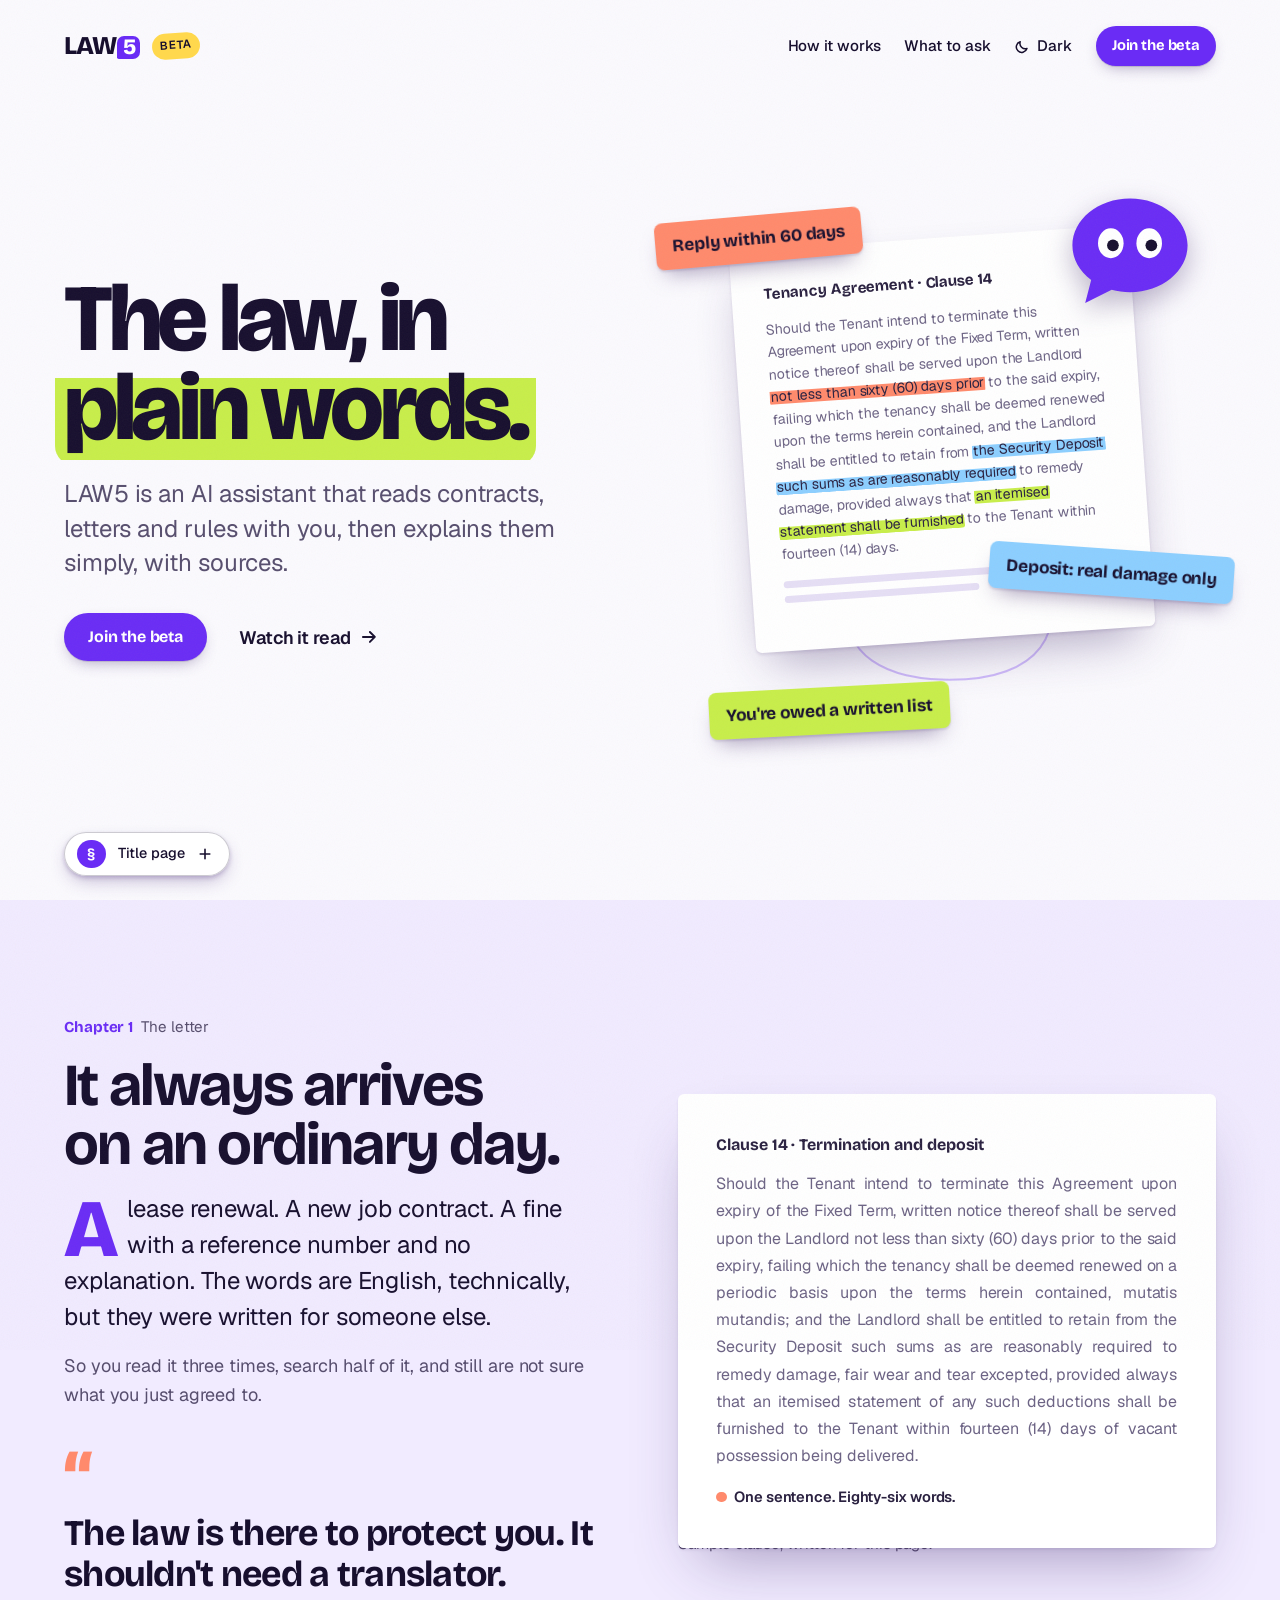
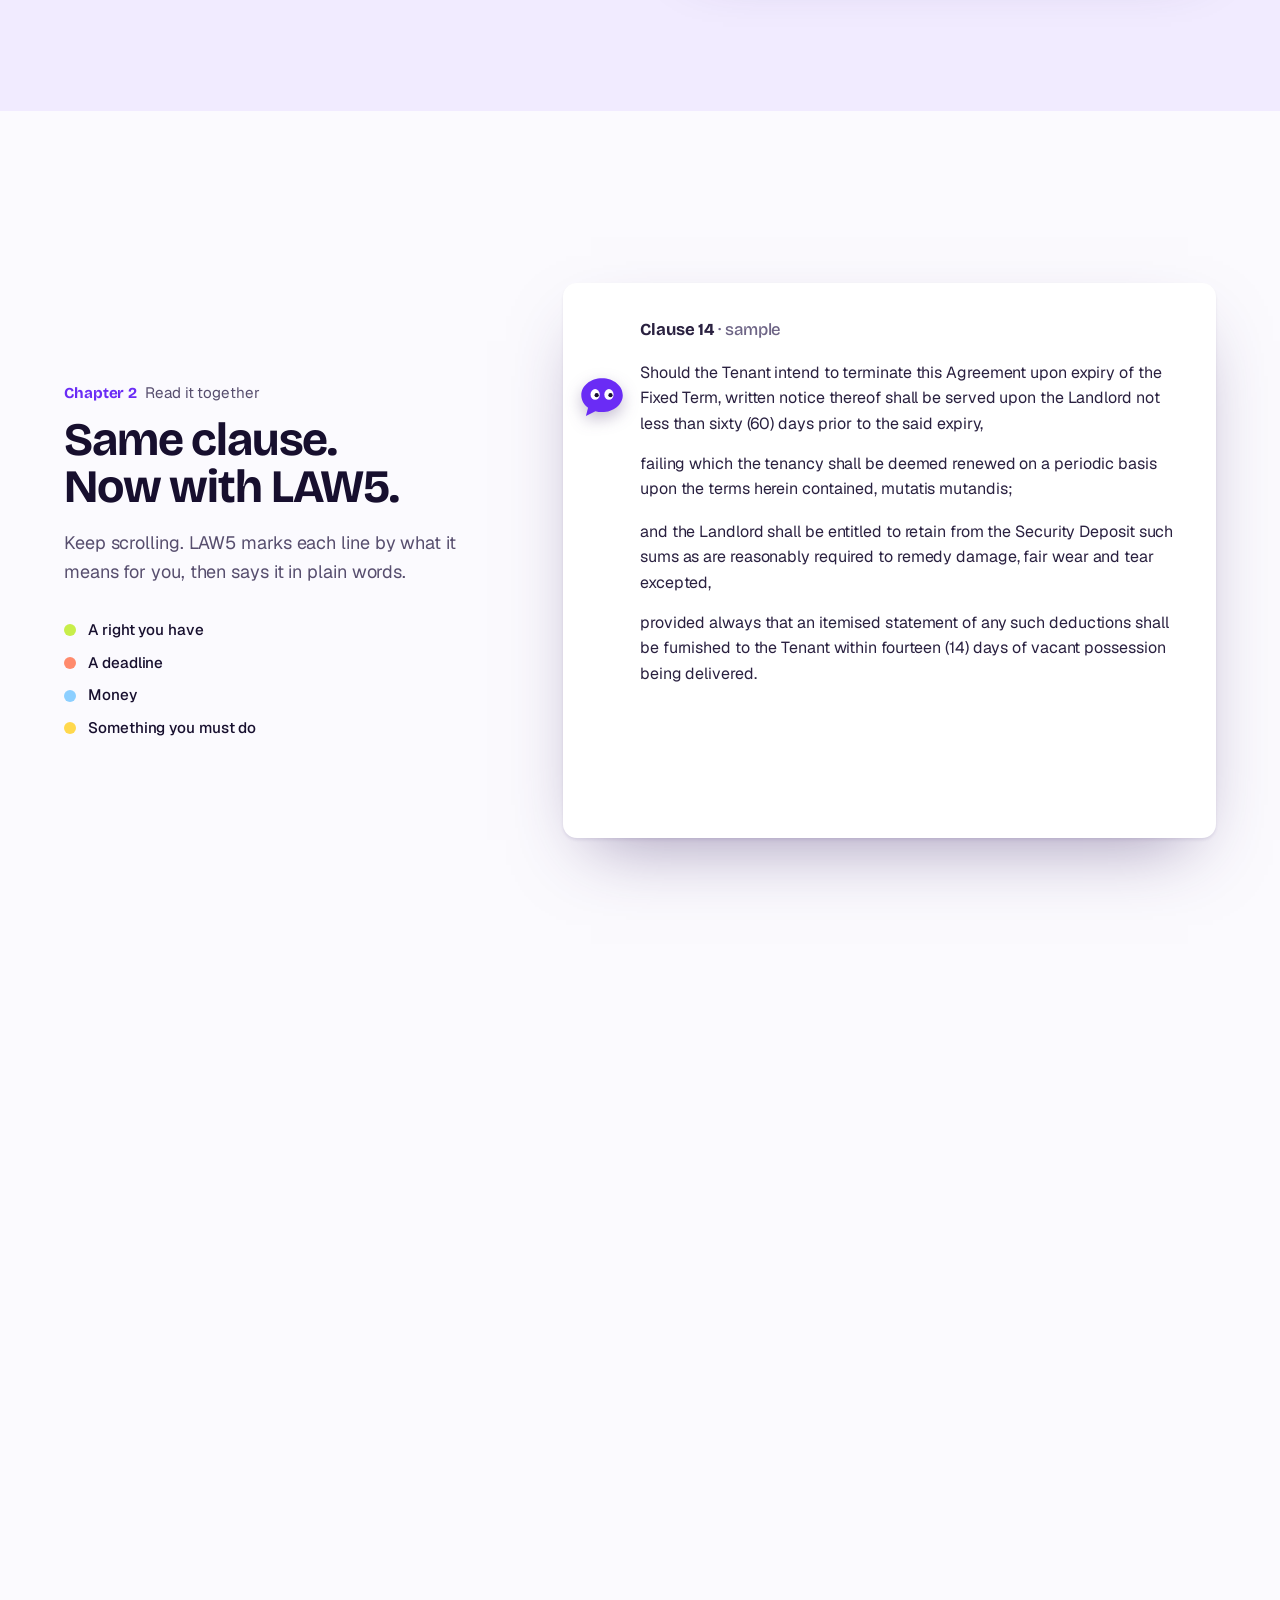
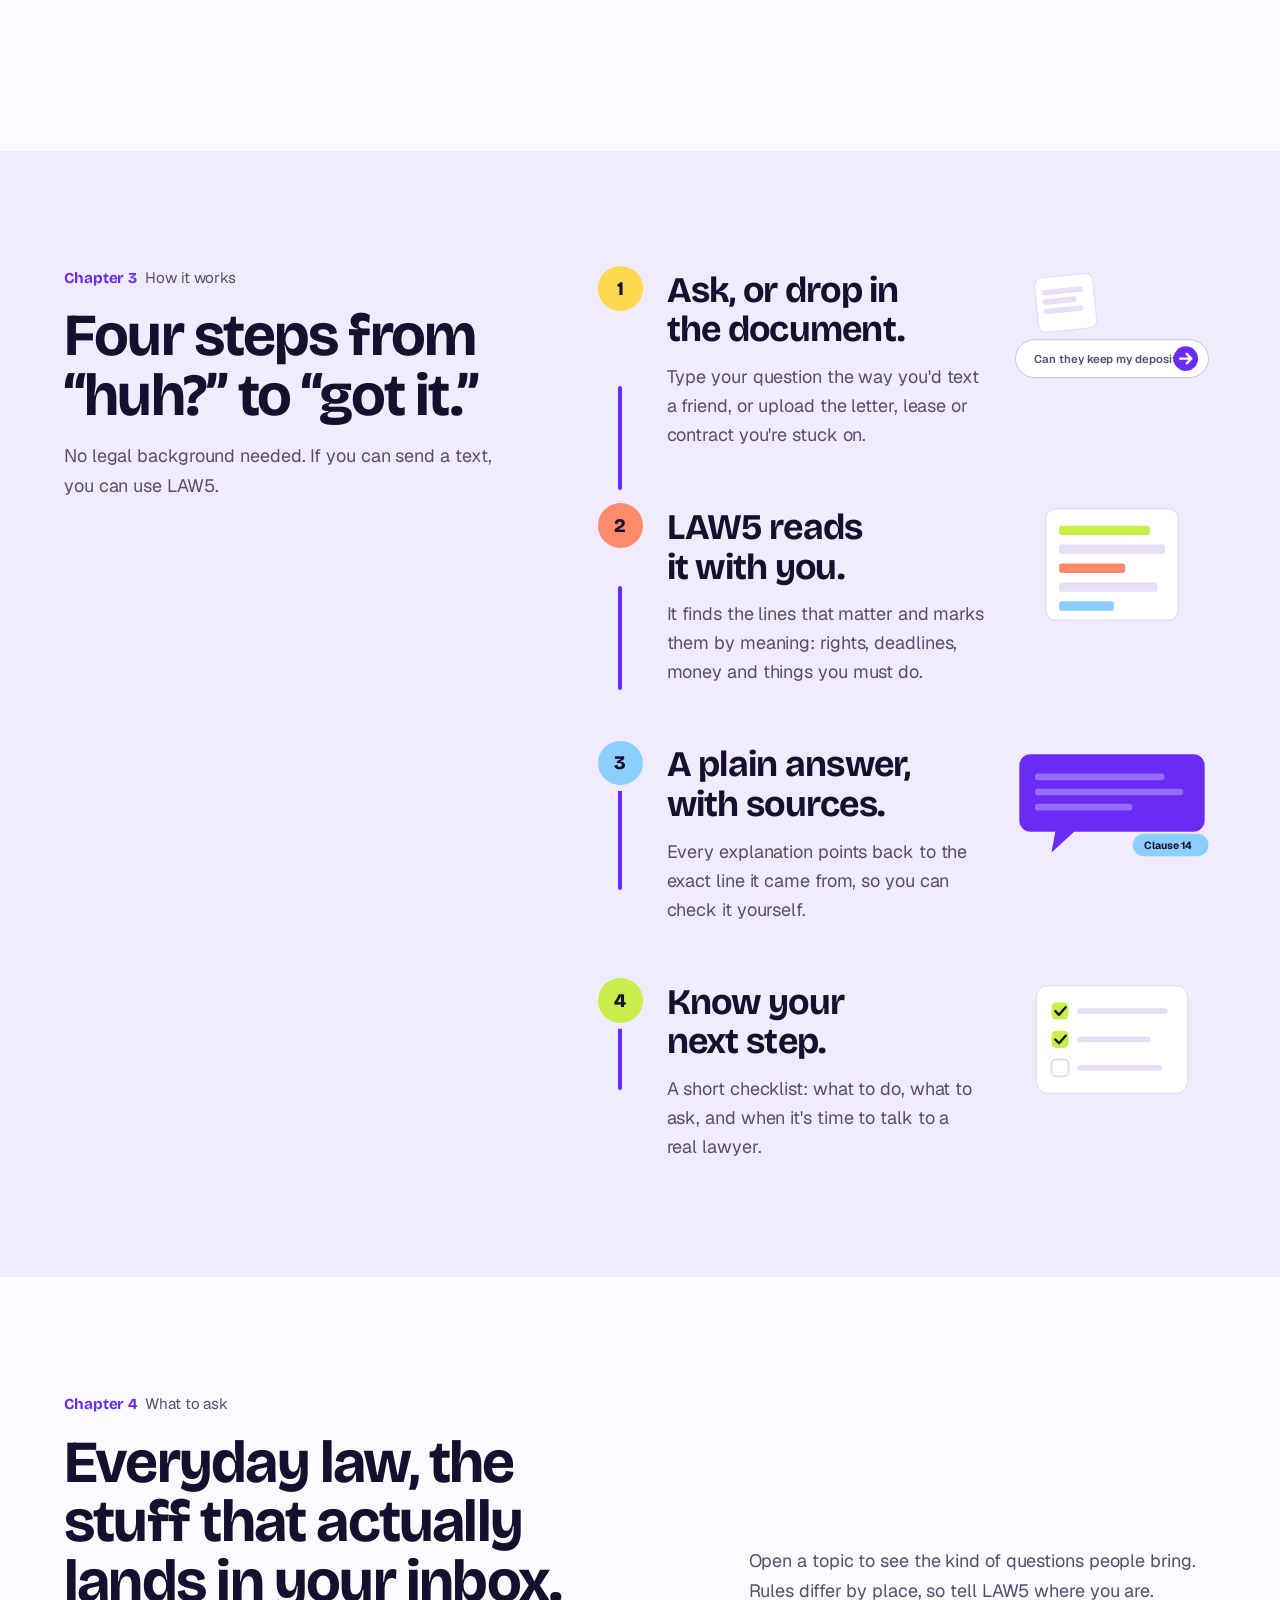
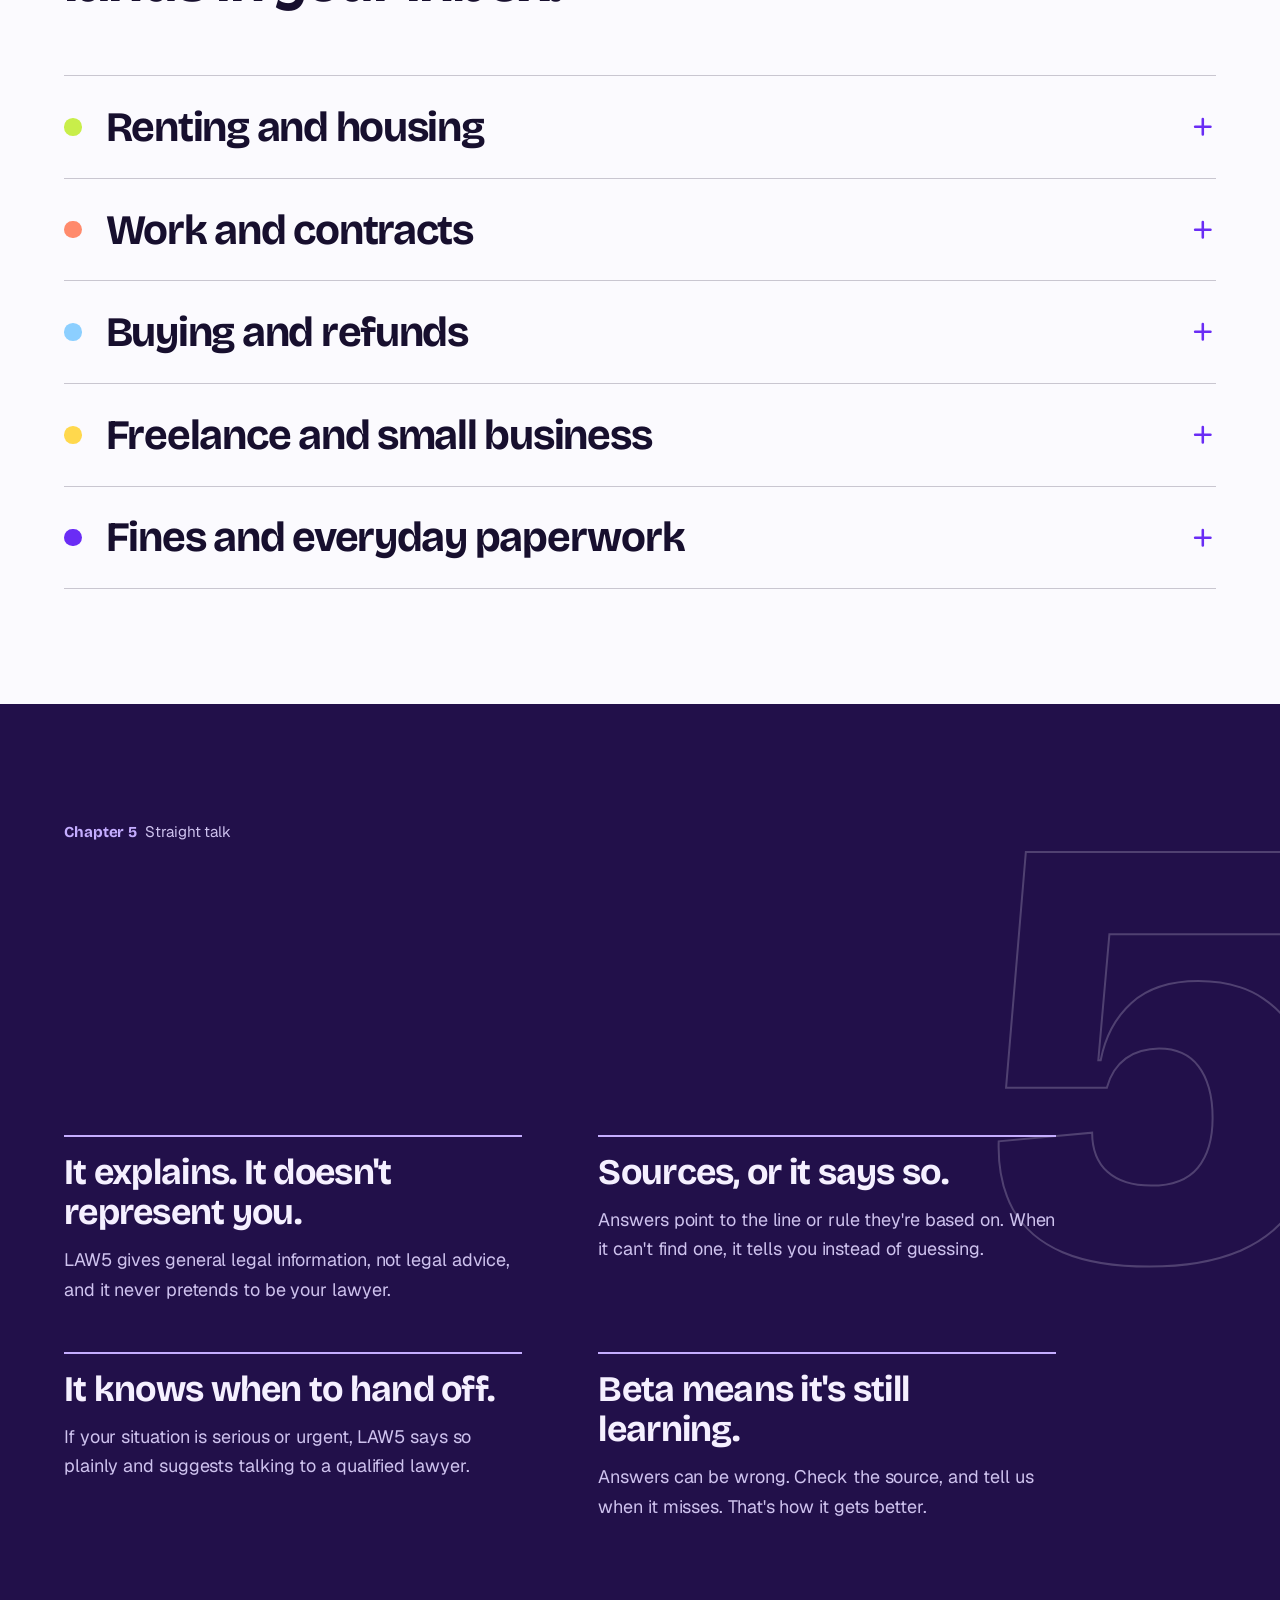
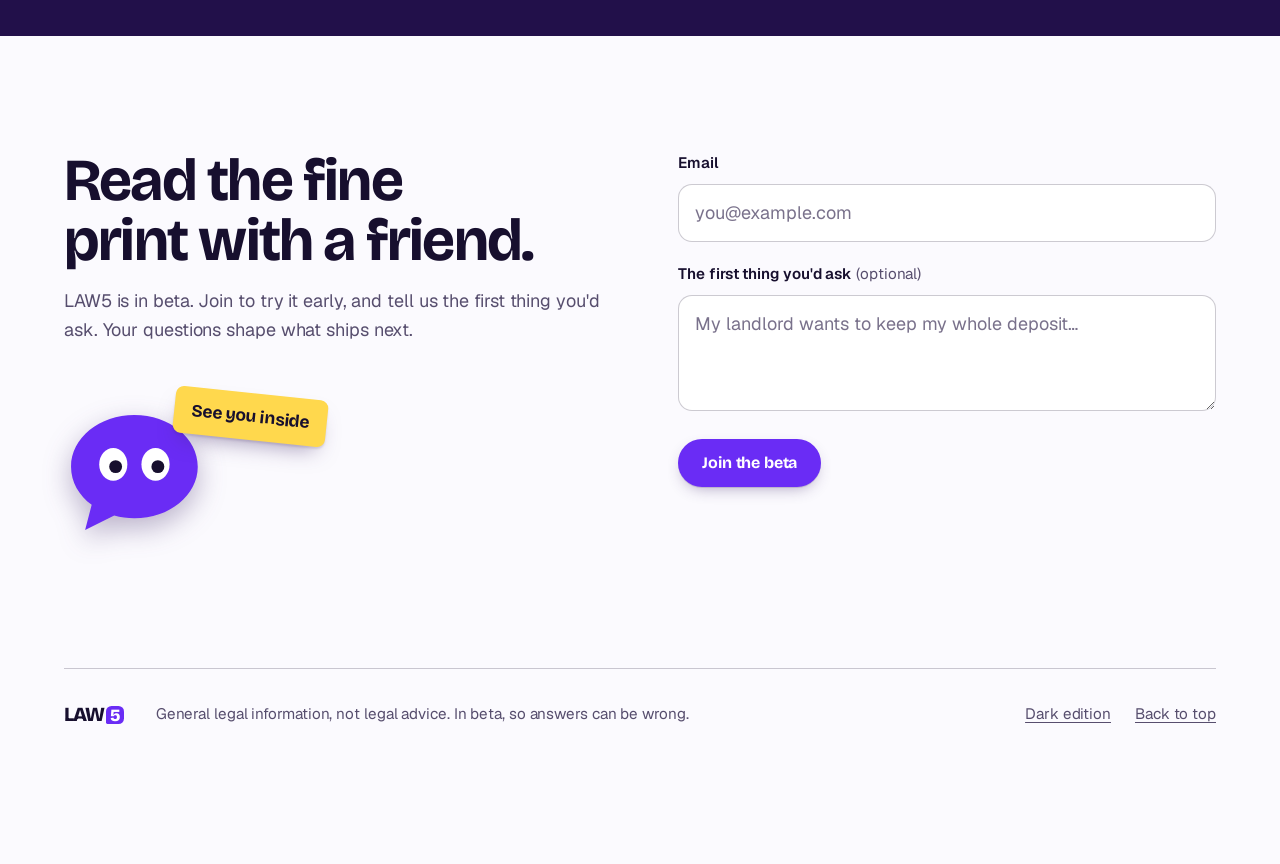
<file: law5/index.html>
<!doctype html>
<html lang="en" data-theme="light">
<head>
<meta charset="utf-8">
<meta name="viewport" content="width=device-width, initial-scale=1, viewport-fit=cover">
<title>LAW5 · The law, in plain words (beta)</title>
<meta name="description" content="LAW5 is an AI assistant that reads contracts, letters and rules with you, then explains them simply, with sources. Now in beta.">
<meta name="color-scheme" content="light">
<meta name="theme-color" content="#FBFAFE">
<link rel="icon" href="data:image/svg+xml,<svg xmlns='http://www.w3.org/2000/svg' viewBox='0 0 32 32'><rect width='32' height='32' rx='9' fill='%236A2CF5'/><circle cx='12' cy='14' r='3' fill='white'/><circle cx='21' cy='14' r='3' fill='white'/></svg>">
<link rel="preload" href="fonts/bricolage-latin.woff2" as="font" type="font/woff2" crossorigin>
<link rel="preload" href="fonts/geist-latin.woff2" as="font" type="font/woff2" crossorigin>
<link rel="stylesheet" href="scrollcraft.css">
<link rel="stylesheet" href="law5.css">
</head>
<body>

<a class="skip" href="#main">Skip to content</a>
<span data-sc-progress></span>
<div class="sc-grain" aria-hidden="true"></div>

<!-- The reading-buddy, drawn once and reused. -->
<svg width="0" height="0" style="position:absolute" aria-hidden="true" focusable="false">
  <defs>
    <symbol id="i-arrow" viewBox="0 0 20 20"><path d="M4 10h11M11 5l5 5-5 5" fill="none" stroke="currentColor" stroke-width="2" stroke-linecap="round" stroke-linejoin="round"/></symbol>
    <symbol id="i-moon" viewBox="0 0 20 20"><path d="M15.5 12.6A6.5 6.5 0 0 1 7.4 4.5a6.5 6.5 0 1 0 8.1 8.1Z" fill="none" stroke="currentColor" stroke-width="1.8" stroke-linejoin="round"/></symbol>
    <symbol id="i-sun" viewBox="0 0 20 20"><circle cx="10" cy="10" r="3.6" fill="none" stroke="currentColor" stroke-width="1.8"/><path d="M10 1.8v2.2M10 16v2.2M1.8 10h2.2M16 10h2.2M4.2 4.2l1.6 1.6M14.2 14.2l1.6 1.6M4.2 15.8l1.6-1.6M14.2 5.8l1.6-1.6" stroke="currentColor" stroke-width="1.8" stroke-linecap="round"/></symbol>
    <symbol id="i-plus" viewBox="0 0 20 20"><path d="M10 4v12M4 10h12" stroke="currentColor" stroke-width="2" stroke-linecap="round"/></symbol>
  </defs>
</svg>

<header class="mast">
  <a class="mark" href="#top" aria-label="LAW5, back to top">
    <span class="mark__word">LAW<span class="mark__five">5</span></span>
    <span class="mark__beta">Beta</span>
  </a>
  <nav class="mast__nav" aria-label="Primary">
    <a href="#how">How it works</a>
    <a href="#topics">What to ask</a>
    <a class="theme-link" href="dark.html" data-theme-link>
      <svg aria-hidden="true"><use href="#i-moon"/></svg><span>Dark</span>
    </a>
    <a class="btn btn--small" href="#join">Join the beta</a>
  </nav>
</header>

<!-- Folio: the page's navigation, as in a printed feature. -->
<nav class="folio" aria-label="Chapters">
  <button class="folio__btn" type="button" aria-expanded="false" aria-controls="folio-list">
    <span class="folio__sec" aria-hidden="true">§</span>
    <span class="folio__now" data-folio-now>Title page</span>
    <svg class="folio__plus" aria-hidden="true"><use href="#i-plus"/></svg>
  </button>
  <ol class="folio__list" id="folio-list" hidden>
    <li><a href="#top">Title page</a></li>
    <li><a href="#letter"><b>1</b> The letter</a></li>
    <li><a href="#together"><b>2</b> Read it together</a></li>
    <li><a href="#how"><b>3</b> How it works</a></li>
    <li><a href="#topics"><b>4</b> What to ask</a></li>
    <li><a href="#straight"><b>5</b> Straight talk</a></li>
    <li><a href="#join">Join the beta</a></li>
  </ol>
</nav>

<main id="main">

  <!-- TITLE PAGE ------------------------------------------------------- -->
  <section class="hero ch ch--paper" id="top" data-sc-act="flow" data-chapter="Title page">
    <div class="hero__inner sc-wrap">
      <div class="hero__copy">
        <h1 class="hero__title">The law, in <span class="hl hl--lime hl--intro">plain words.</span></h1>
        <p class="hero__sub">LAW5 is an AI assistant that reads contracts, letters and rules with you, then explains them simply, with sources.</p>
        <div class="hero__actions">
          <a class="btn" href="#join">Join the beta</a>
          <a class="link-arrow" href="#together">Watch it read <svg aria-hidden="true"><use href="#i-arrow"/></svg></a>
        </div>
      </div>

      <div class="scene" aria-hidden="true">
        <div class="scene__plane scene__far" data-sc-parallax="-1.6"><div class="pt" style="--d:6">§</div></div>
        <div class="scene__plane scene__doc" data-sc-parallax="-0.6">
          <div class="pt" style="--d:14">
            <div class="paper">
              <p class="paper__head">Tenancy Agreement · Clause 14</p>
              <p class="paper__text">Should the Tenant intend to terminate this Agreement upon expiry of the Fixed Term, written notice thereof shall be served upon the Landlord <span class="hl hl--coral hl--intro" style="--delay:.5s">not less than sixty (60) days prior</span> to the said expiry, failing which the tenancy shall be deemed renewed upon the terms herein contained, and the Landlord shall be entitled to retain from <span class="hl hl--sky hl--intro" style="--delay:.8s">the Security Deposit such sums as are reasonably required</span> to remedy damage, provided always that <span class="hl hl--lime hl--intro" style="--delay:1.1s">an itemised statement shall be furnished</span> to the Tenant within fourteen (14) days.</p>
              <span class="paper__rule"></span><span class="paper__rule paper__rule--short"></span>
            </div>
          </div>
        </div>
        <div class="scene__plane scene__buddy" data-sc-parallax="-0.2">
          <div class="pt" style="--d:22">
            <svg class="buddy" viewBox="0 0 120 112">
              <path class="buddy__body" d="M60 6c29.8 0 54 19.7 54 44s-24.2 44-54 44c-6 0-11.8-.8-17.2-2.3L18 104l5.6-21.5C12.6 74.4 6 62.8 6 50 6 25.7 30.2 6 60 6Z"/>
              <g class="buddy__eyes">
                <ellipse class="buddy__white" cx="42" cy="48" rx="12" ry="14"/><ellipse class="buddy__white" cx="78" cy="48" rx="12" ry="14"/>
                <g class="buddy__pupils"><circle cx="44" cy="50" r="5.5"/><circle cx="80" cy="50" r="5.5"/></g>
              </g>
            </svg>
          </div>
        </div>
        <div class="scene__plane scene__near" data-sc-parallax="0.9">
          <div class="pt" style="--d:30">
            <p class="sticker sticker--coral" style="--r:-5deg;--x:-4%;--y:6%">Reply within 60 days</p>
            <p class="sticker sticker--sky"   style="--r:4deg;--x:58%;--y:64%">Deposit: real damage only</p>
            <p class="sticker sticker--lime"  style="--r:-3deg;--x:6%;--y:88%">You're owed a written list</p>
          </div>
        </div>
      </div>
    </div>
  </section>

  <!-- 1 · THE LETTER ---------------------------------------------------- -->
  <section class="ch ch--tint letter" id="letter" data-sc-act="flow" data-chapter="1 · The letter">
    <div class="sc-wrap letter__grid">
      <div class="letter__copy" data-sc-in data-sc-stagger="70">
        <p class="kicker"><b>Chapter 1</b> The letter</p>
        <h2 class="h-lg">It always arrives on an ordinary day.</h2>
        <p class="drop">A lease renewal. A new job contract. A fine with a reference number and no explanation. The words are English, technically, but they were written for someone else.</p>
        <p class="body">So you read it three times, search half of it, and still are not sure what you just agreed to.</p>
        <blockquote class="pull">The law is there to protect you. It shouldn't need a translator.</blockquote>
      </div>
      <figure class="letter__fig">
        <div class="letter__sheet" data-sc-parallax="-0.8">
          <p class="paper__head">Clause 14 · Termination and deposit</p>
          <p class="letter__legal">Should the Tenant intend to terminate this Agreement upon expiry of the Fixed Term, written notice thereof shall be served upon the Landlord not less than sixty (60) days prior to the said expiry, failing which the tenancy shall be deemed renewed on a periodic basis upon the terms herein contained, mutatis mutandis; and the Landlord shall be entitled to retain from the Security Deposit such sums as are reasonably required to remedy damage, fair wear and tear excepted, provided always that an itemised statement of any such deductions shall be furnished to the Tenant within fourteen (14) days of vacant possession being delivered.</p>
          <p class="letter__count">One sentence. Eighty-six words.</p>
        </div>
        <figcaption>Sample clause, written for this page.</figcaption>
      </figure>
    </div>
  </section>

  <!-- 2 · READ IT TOGETHER (the peak) ---------------------------------- -->
  <section class="ch ch--paper together" id="together" data-sc-act="pin" data-sc-span="3.6" data-chapter="2 · Read it together">
    <div data-sc-stage class="together__stage">
      <div class="sc-wrap together__grid">
        <div class="together__intro">
          <p class="kicker"><b>Chapter 2</b> Read it together</p>
          <h2 class="h-md">Same clause. Now with LAW5.</h2>
          <p class="body together__lede">Keep scrolling. LAW5 marks each line by what it means for you, then says it in plain words.</p>
          <ul class="legend" aria-label="Highlight colours">
            <li><span class="dot dot--lime"></span>A right you have</li>
            <li><span class="dot dot--coral"></span>A deadline</li>
            <li><span class="dot dot--sky"></span>Money</li>
            <li><span class="dot dot--butter"></span>Something you must do</li>
          </ul>
        </div>

        <article class="doc" aria-label="Sample clause, explained line by line">
          <div class="doc__lens" aria-hidden="true">
            <svg class="buddy buddy--mini" viewBox="0 0 120 112">
              <path class="buddy__body" d="M60 6c29.8 0 54 19.7 54 44s-24.2 44-54 44c-6 0-11.8-.8-17.2-2.3L18 104l5.6-21.5C12.6 74.4 6 62.8 6 50 6 25.7 30.2 6 60 6Z"/>
              <g class="buddy__eyes">
                <ellipse class="buddy__white" cx="42" cy="48" rx="12" ry="14"/><ellipse class="buddy__white" cx="78" cy="48" rx="12" ry="14"/>
                <g class="buddy__pupils"><circle cx="46" cy="50" r="5.5"/><circle cx="82" cy="50" r="5.5"/></g>
              </g>
            </svg>
          </div>
          <p class="doc__head">Clause 14 <span>· sample</span></p>
          <ol class="doc__segs">
            <li class="seg" style="--i:0" data-ink="coral">
              <p class="seg__legal"><span class="hl hl--coral">Should the Tenant intend to terminate this Agreement upon expiry of the Fixed Term, written notice thereof shall be served upon the Landlord not less than sixty (60) days prior to the said expiry,</span></p>
              <p class="seg__plain"><span class="tag tag--coral">Deadline</span>Moving out when the lease ends? Tell your landlord in writing at least 60 days before.</p>
            </li>
            <li class="seg" style="--i:1" data-ink="butter">
              <p class="seg__legal"><span class="hl hl--butter">failing which the tenancy shall be deemed renewed on a periodic basis upon the terms herein contained, mutatis mutandis;</span></p>
              <p class="seg__plain"><span class="tag tag--butter">You must</span>If you don't, the lease rolls on month to month, same rules.</p>
            </li>
            <li class="seg" style="--i:2" data-ink="sky">
              <p class="seg__legal"><span class="hl hl--sky">and the Landlord shall be entitled to retain from the Security Deposit such sums as are reasonably required to remedy damage, fair wear and tear excepted,</span></p>
              <p class="seg__plain"><span class="tag tag--sky">Money</span>They can keep part of your deposit only to fix real damage, not normal wear.</p>
            </li>
            <li class="seg" style="--i:3" data-ink="lime">
              <p class="seg__legal"><span class="hl hl--lime">provided always that an itemised statement of any such deductions shall be furnished to the Tenant within fourteen (14) days of vacant possession being delivered.</span></p>
              <p class="seg__plain"><span class="tag tag--lime">Your right</span>And they owe you an itemised list of deductions within 14 days of moving out.</p>
            </li>
          </ol>
          <p class="doc__sum"><b>In short:</b> give 60 days' notice in writing, and expect your deposit back minus real repairs, with a list. <span class="doc__src">Source: Clause 14, lines 1 to 4</span></p>
        </article>
      </div>
    </div>
  </section>

  <!-- 3 · HOW IT WORKS -------------------------------------------------- -->
  <section class="ch ch--tint how" id="how" data-sc-act="flow" data-chapter="3 · How it works">
    <div class="sc-wrap how__grid">
      <div class="how__head" data-sc-in data-sc-stagger="70">
        <p class="kicker"><b>Chapter 3</b> How it works</p>
        <h2 class="h-lg">Four steps from “huh?” to “got it.”</h2>
        <p class="body">No legal background needed. If you can send a text, you can use LAW5.</p>
      </div>

      <ol class="steps">
        <svg class="steps__line" viewBox="0 0 4 100" preserveAspectRatio="none" aria-hidden="true"><path d="M2 0V100" pathLength="1"/></svg>
        <li class="step" style="--c:var(--ink-butter)">
          <span class="step__n" aria-hidden="true">1</span>
          <div class="step__text">
            <h3>Ask, or drop in the document.</h3>
            <p>Type your question the way you'd text a friend, or upload the letter, lease or contract you're stuck on.</p>
          </div>
          <figure class="step__art" data-sc-reveal="left" data-sc-reveal-at="0.18 0.34" aria-hidden="true">
            <svg viewBox="0 0 220 130"><rect x="8" y="78" width="204" height="40" rx="20" class="a-surface"/><text x="28" y="103" class="a-text">Can they keep my deposit?</text><rect x="30" y="10" width="62" height="58" rx="8" class="a-paper" transform="rotate(-6 61 39)"/><path d="M40 26h38M40 36h30M40 46h36" class="a-lines" transform="rotate(-6 61 39)"/><circle cx="188" cy="98" r="13" class="a-accent"/><path d="M182 98h11M189 93l5 5-5 5" class="a-arrow"/></svg>
          </figure>
        </li>
        <li class="step" style="--c:var(--ink-coral)">
          <span class="step__n" aria-hidden="true">2</span>
          <div class="step__text">
            <h3>LAW5 reads it with you.</h3>
            <p>It finds the lines that matter and marks them by meaning: rights, deadlines, money and things you must do.</p>
          </div>
          <figure class="step__art" data-sc-reveal="left" data-sc-reveal-at="0.30 0.46" aria-hidden="true">
            <svg viewBox="0 0 220 130"><rect x="40" y="6" width="140" height="118" rx="10" class="a-paper"/><rect x="54" y="24" width="96" height="10" rx="3" class="a-lime"/><rect x="54" y="44" width="112" height="10" rx="3" class="a-mute"/><rect x="54" y="64" width="70" height="10" rx="3" class="a-coral"/><rect x="54" y="84" width="104" height="10" rx="3" class="a-mute"/><rect x="54" y="104" width="58" height="10" rx="3" class="a-sky"/></svg>
          </figure>
        </li>
        <li class="step" style="--c:var(--ink-sky)">
          <span class="step__n" aria-hidden="true">3</span>
          <div class="step__text">
            <h3>A plain answer, with sources.</h3>
            <p>Every explanation points back to the exact line it came from, so you can check it yourself.</p>
          </div>
          <figure class="step__art" data-sc-reveal="left" data-sc-reveal-at="0.42 0.58" aria-hidden="true">
            <svg viewBox="0 0 220 130"><path d="M24 14h172a12 12 0 0 1 12 12v58a12 12 0 0 1-12 12H70l-24 22 4-22H24a12 12 0 0 1-12-12V26a12 12 0 0 1 12-12Z" class="a-accent-soft"/><path d="M32 38h130M32 54h150M32 70h96" class="a-lines-accent"/><rect x="132" y="98" width="80" height="24" rx="12" class="a-sky"/><text x="144" y="114" class="a-tag">Clause 14</text></svg>
          </figure>
        </li>
        <li class="step" style="--c:var(--ink-lime)">
          <span class="step__n" aria-hidden="true">4</span>
          <div class="step__text">
            <h3>Know your next step.</h3>
            <p>A short checklist: what to do, what to ask, and when it's time to talk to a real lawyer.</p>
          </div>
          <figure class="step__art" data-sc-reveal="left" data-sc-reveal-at="0.54 0.70" aria-hidden="true">
            <svg viewBox="0 0 220 130"><rect x="30" y="8" width="160" height="114" rx="12" class="a-paper"/><rect x="46" y="26" width="18" height="18" rx="5" class="a-lime"/><path d="M50 35l4 4 7-8" class="a-check"/><path d="M76 35h90" class="a-lines"/><rect x="46" y="56" width="18" height="18" rx="5" class="a-lime"/><path d="M50 65l4 4 7-8" class="a-check"/><path d="M76 65h72" class="a-lines"/><rect x="46" y="86" width="18" height="18" rx="5" class="a-box"/><path d="M76 95h84" class="a-lines"/></svg>
          </figure>
        </li>
      </ol>
    </div>
  </section>

  <!-- 4 · WHAT TO ASK ---------------------------------------------------- -->
  <section class="ch ch--paper topics" id="topics" data-sc-act="flow" data-chapter="4 · What to ask">
    <div class="sc-wrap">
      <div class="topics__head" data-sc-in data-sc-stagger="70">
        <p class="kicker"><b>Chapter 4</b> What to ask</p>
        <h2 class="h-lg">Everyday law, the stuff that actually lands in your inbox.</h2>
        <p class="body">Open a topic to see the kind of questions people bring. Rules differ by place, so tell LAW5 where you are.</p>
      </div>
      <div class="index" data-sc-in data-sc-stagger="60">
        <details class="topic" style="--c:var(--ink-lime)">
          <summary><span class="topic__dot"></span><span class="topic__name">Renting and housing</span><svg class="topic__plus" aria-hidden="true"><use href="#i-plus"/></svg></summary>
          <ul class="qs"><li>Can my landlord keep my deposit for repainting?</li><li>How much notice do I have to give before moving out?</li><li>My flatmate left. Am I paying their share now?</li></ul>
        </details>
        <details class="topic" style="--c:var(--ink-coral)">
          <summary><span class="topic__dot"></span><span class="topic__name">Work and contracts</span><svg class="topic__plus" aria-hidden="true"><use href="#i-plus"/></svg></summary>
          <ul class="qs"><li>What does this non-compete actually stop me doing?</li><li>Is unpaid overtime allowed under my contract?</li><li>What should I check before I sign an offer?</li></ul>
        </details>
        <details class="topic" style="--c:var(--ink-sky)">
          <summary><span class="topic__dot"></span><span class="topic__name">Buying and refunds</span><svg class="topic__plus" aria-hidden="true"><use href="#i-plus"/></svg></summary>
          <ul class="qs"><li>The shop says “no refunds.” Is that allowed?</li><li>My order never arrived. What can I do now?</li><li>Can I cancel a subscription I signed up for online?</li></ul>
        </details>
        <details class="topic" style="--c:var(--ink-butter)">
          <summary><span class="topic__dot"></span><span class="topic__name">Freelance and small business</span><svg class="topic__plus" aria-hidden="true"><use href="#i-plus"/></svg></summary>
          <ul class="qs"><li>What should a basic client contract include?</li><li>Who owns the work I deliver, me or the client?</li><li>A client hasn't paid. What are my options?</li></ul>
        </details>
        <details class="topic" style="--c:var(--sc-accent)">
          <summary><span class="topic__dot"></span><span class="topic__name">Fines and everyday paperwork</span><svg class="topic__plus" aria-hidden="true"><use href="#i-plus"/></svg></summary>
          <ul class="qs"><li>What is this fine for, and can I contest it?</li><li>What does “jointly and severally liable” mean?</li><li>Do I need a witness to sign this form?</li></ul>
        </details>
      </div>
    </div>
  </section>

  <!-- 5 · STRAIGHT TALK -------------------------------------------------- -->
  <section class="ch ch--deep straight" id="straight" data-sc-act="flow" data-chapter="5 · Straight talk">
    <div class="straight__glyph" data-sc-parallax="-1.8" aria-hidden="true">5</div>
    <div class="sc-wrap straight__inner">
      <p class="kicker"><b>Chapter 5</b> Straight talk</p>
      <h2 class="h-xl" data-sc-cue="0.12" data-sc-kinetic="lines">Helpful. Honest. Not a lawyer.</h2>
      <dl class="vows" data-sc-in data-sc-stagger="70">
        <div class="vow"><dt>It explains. It doesn't represent you.</dt><dd>LAW5 gives general legal information, not legal advice, and it never pretends to be your lawyer.</dd></div>
        <div class="vow"><dt>Sources, or it says so.</dt><dd>Answers point to the line or rule they're based on. When it can't find one, it tells you instead of guessing.</dd></div>
        <div class="vow"><dt>It knows when to hand off.</dt><dd>If your situation is serious or urgent, LAW5 says so plainly and suggests talking to a qualified lawyer.</dd></div>
        <div class="vow"><dt>Beta means it's still learning.</dt><dd>Answers can be wrong. Check the source, and tell us when it misses. That's how it gets better.</dd></div>
      </dl>
    </div>
  </section>

  <!-- CLOSE: colophon + sign-up ----------------------------------------- -->
  <section class="ch ch--paper close" id="join" data-sc-act="flow" data-chapter="Join the beta">
    <div class="sc-wrap close__grid">
      <div class="close__copy" data-sc-in data-sc-stagger="70">
        <h2 class="h-lg">Read the fine print with a friend.</h2>
        <p class="body">LAW5 is in beta. Join to try it early, and tell us the first thing you'd ask. Your questions shape what ships next.</p>
        <div class="close__buddy" aria-hidden="true">
          <svg class="buddy" viewBox="0 0 120 112">
            <path class="buddy__body" d="M60 6c29.8 0 54 19.7 54 44s-24.2 44-54 44c-6 0-11.8-.8-17.2-2.3L18 104l5.6-21.5C12.6 74.4 6 62.8 6 50 6 25.7 30.2 6 60 6Z"/>
            <g class="buddy__eyes">
              <ellipse class="buddy__white" cx="42" cy="48" rx="12" ry="14"/><ellipse class="buddy__white" cx="78" cy="48" rx="12" ry="14"/>
              <g class="buddy__pupils"><circle cx="44" cy="50" r="5.5"/><circle cx="80" cy="50" r="5.5"/></g>
            </g>
          </svg>
          <p class="sticker sticker--butter">See you inside</p>
        </div>
      </div>
      <form class="signup" method="post" action="" novalidate data-endpoint="">
        <label for="email">Email</label>
        <input id="email" name="email" type="email" autocomplete="email" required placeholder="you@example.com">
        <label for="ask">The first thing you'd ask <span>(optional)</span></label>
        <textarea id="ask" name="ask" rows="3" placeholder="My landlord wants to keep my whole deposit…"></textarea>
        <button class="btn" type="submit">Join the beta</button>
        <p class="signup__msg" role="status" aria-live="polite"></p>
      </form>
    </div>
    <footer class="colophon sc-wrap">
      <span class="mark__word mark__word--sm">LAW<span class="mark__five">5</span></span>
      <p>General legal information, not legal advice. In beta, so answers can be wrong.</p>
      <p class="colophon__links"><a href="dark.html" data-theme-link>Dark edition</a><a href="#top">Back to top</a></p>
    </footer>
  </section>

</main>

<script src="scrollcraft.js"></script>
<script src="law5.js"></script>
</body>
</html>
</file>
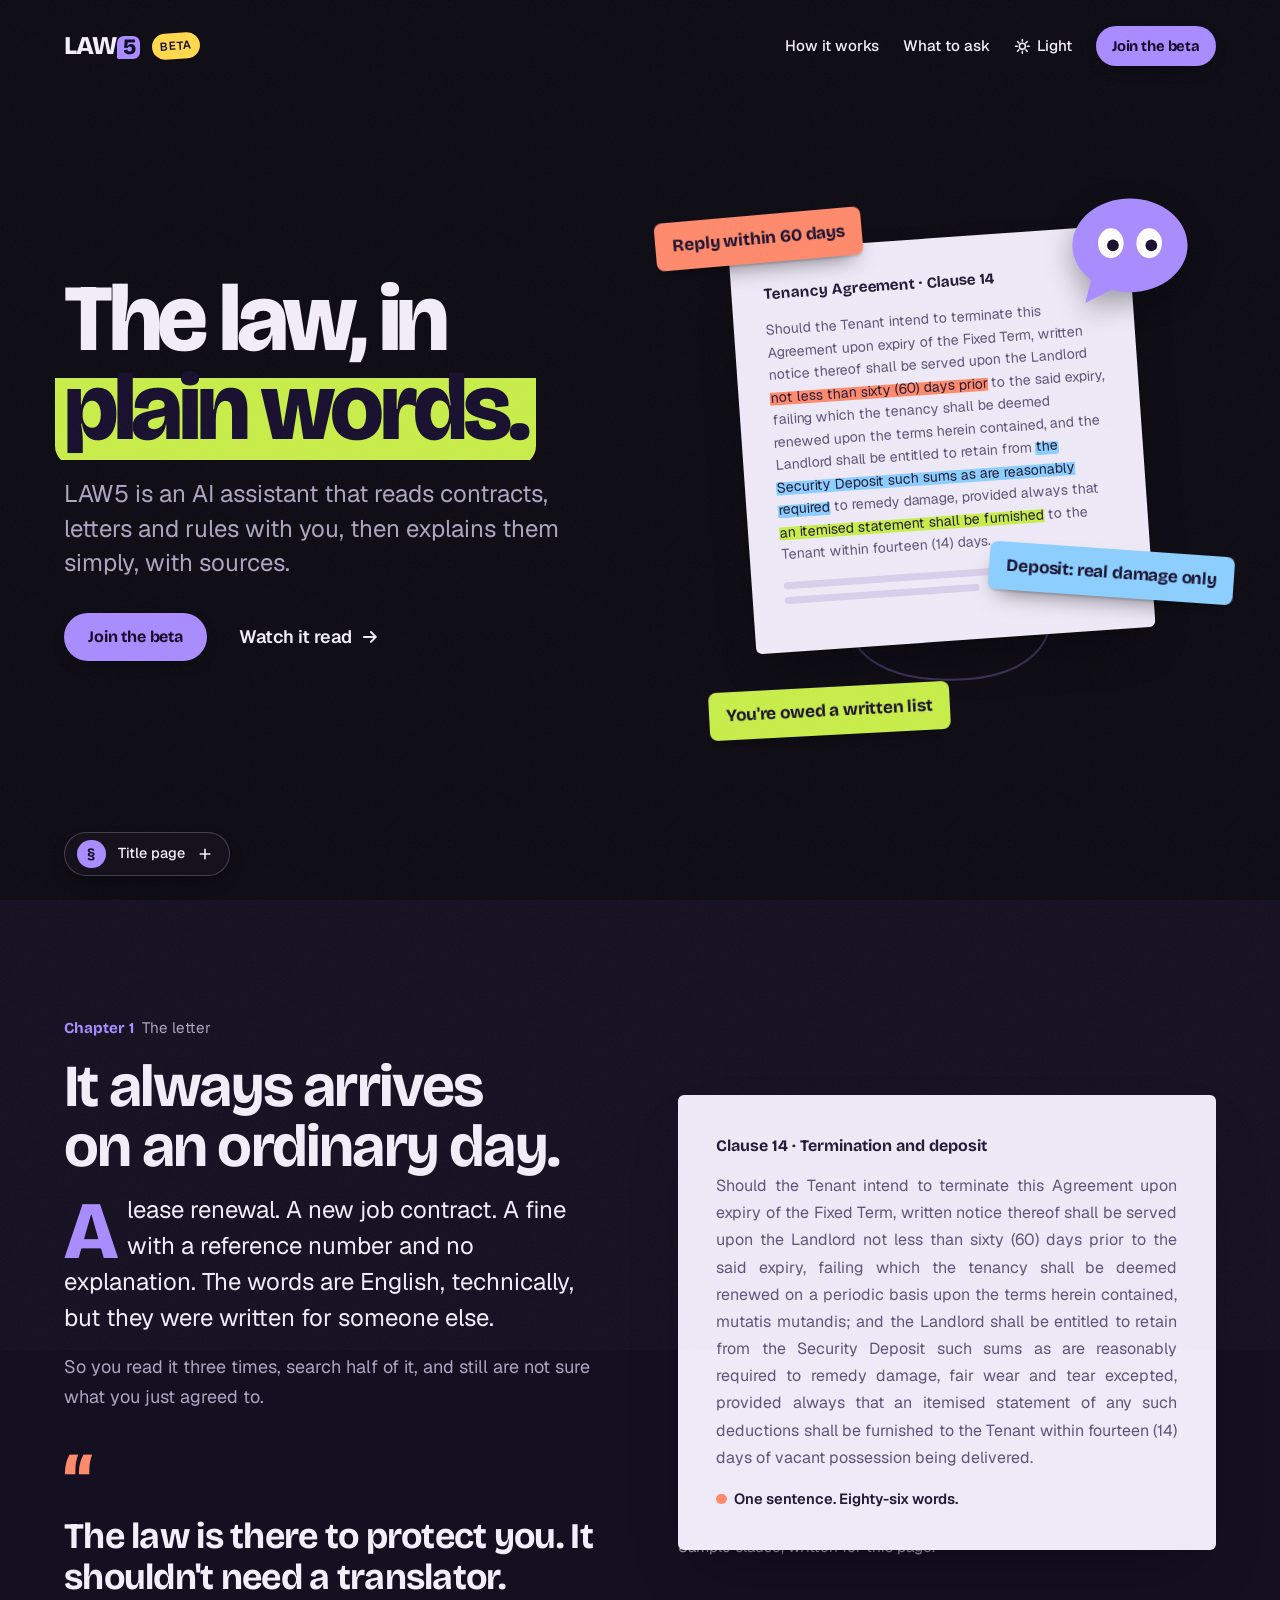
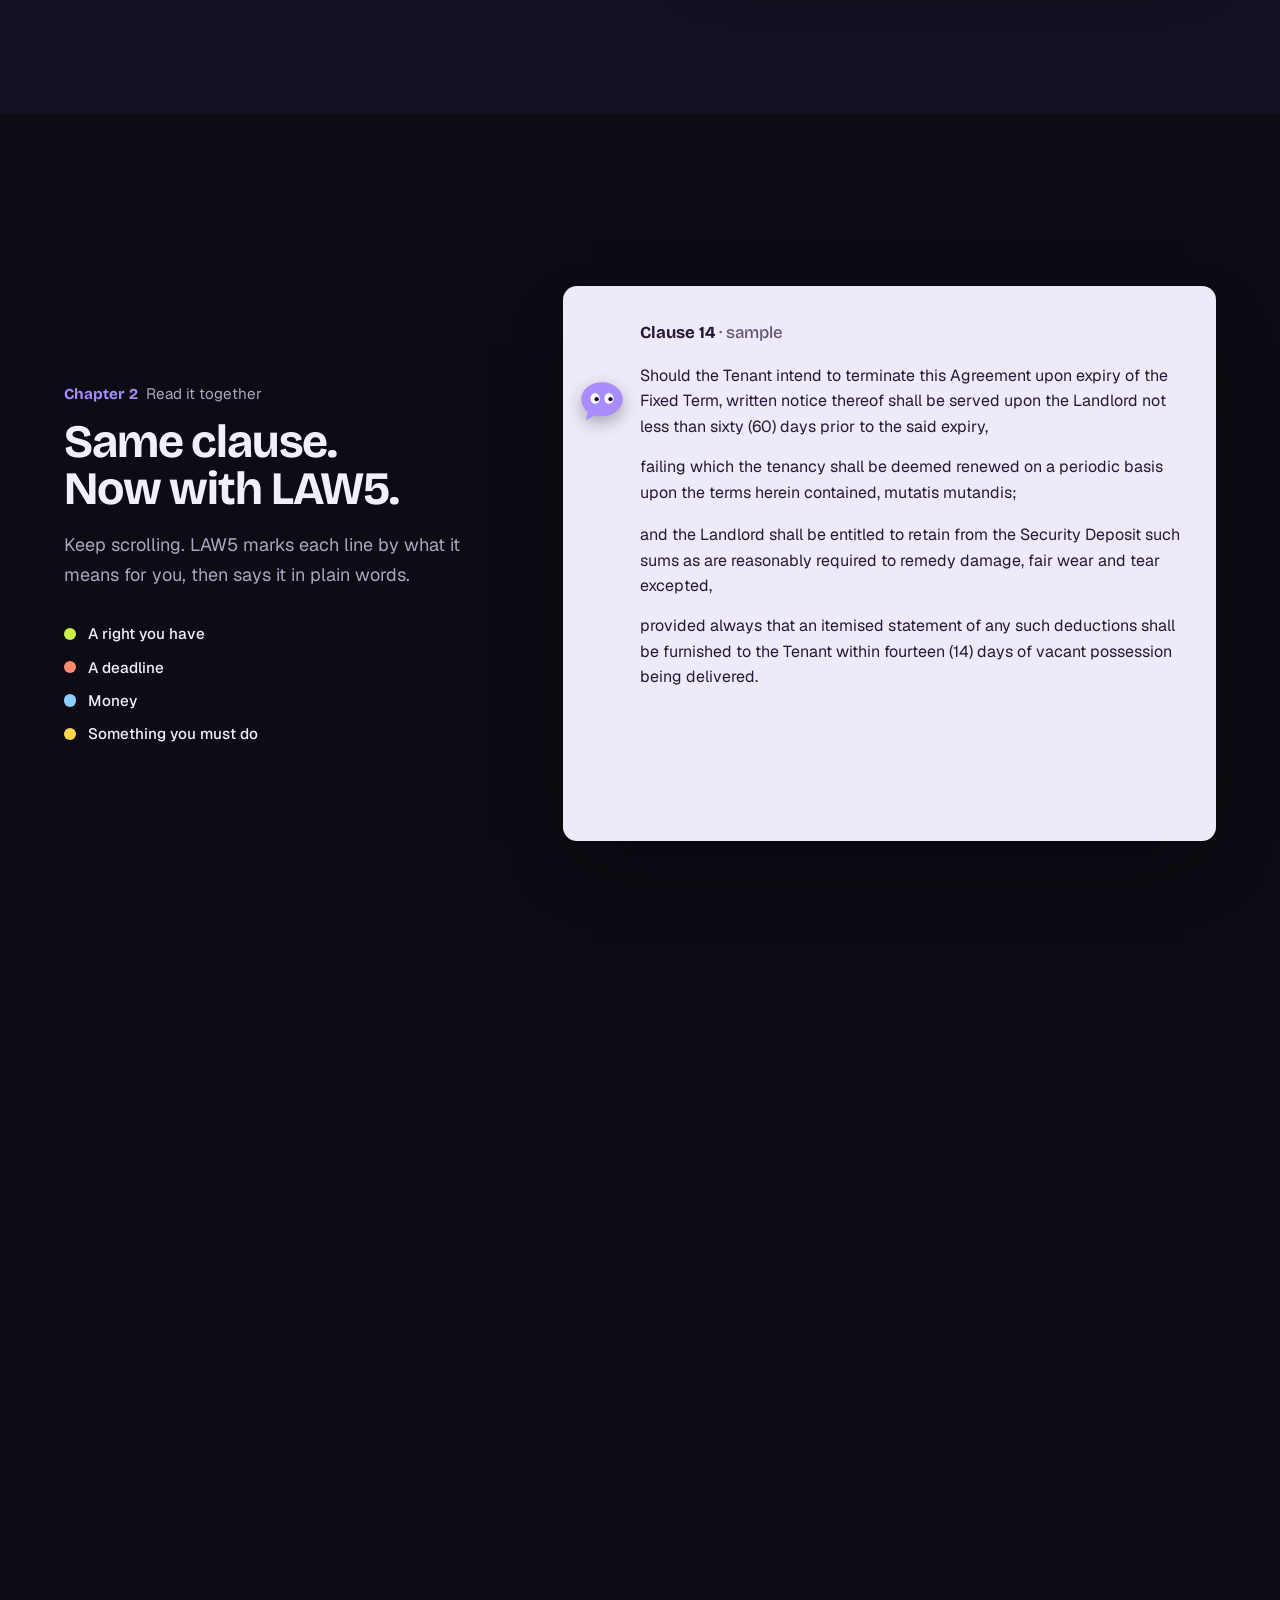
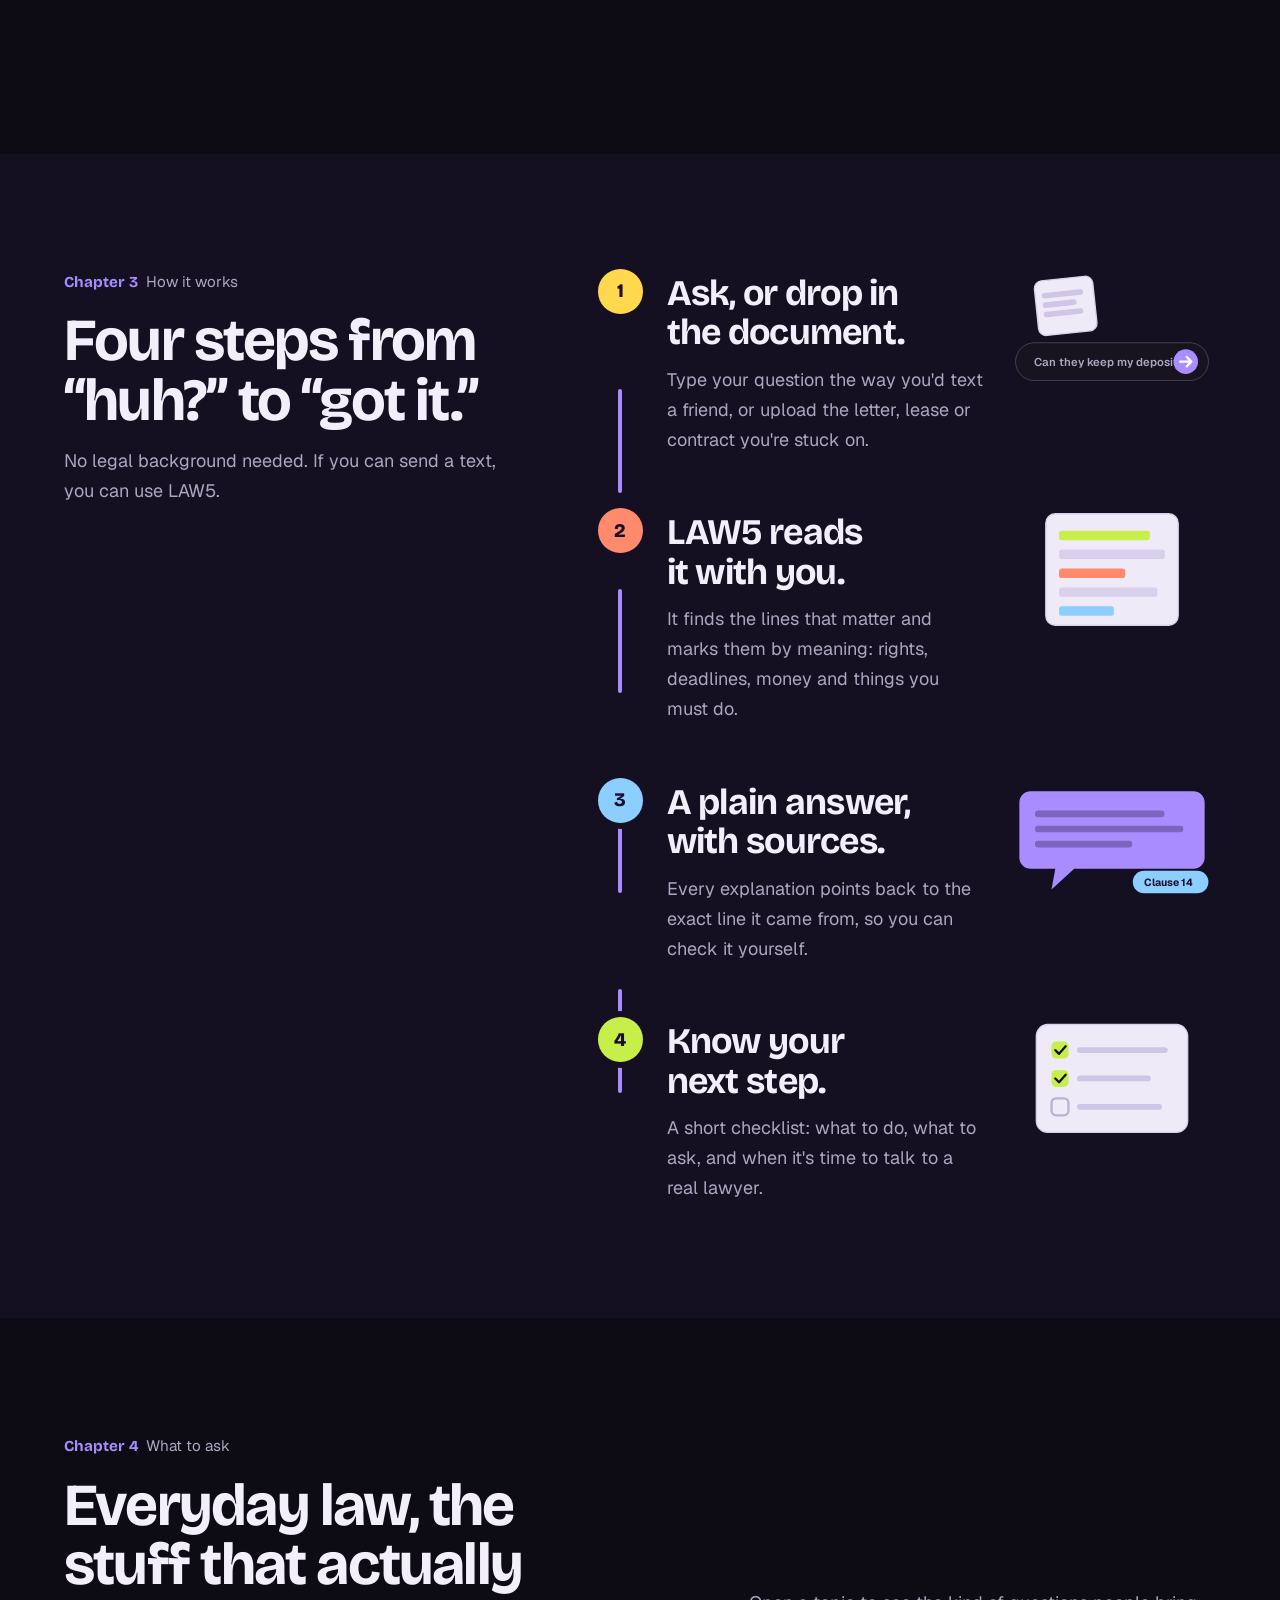
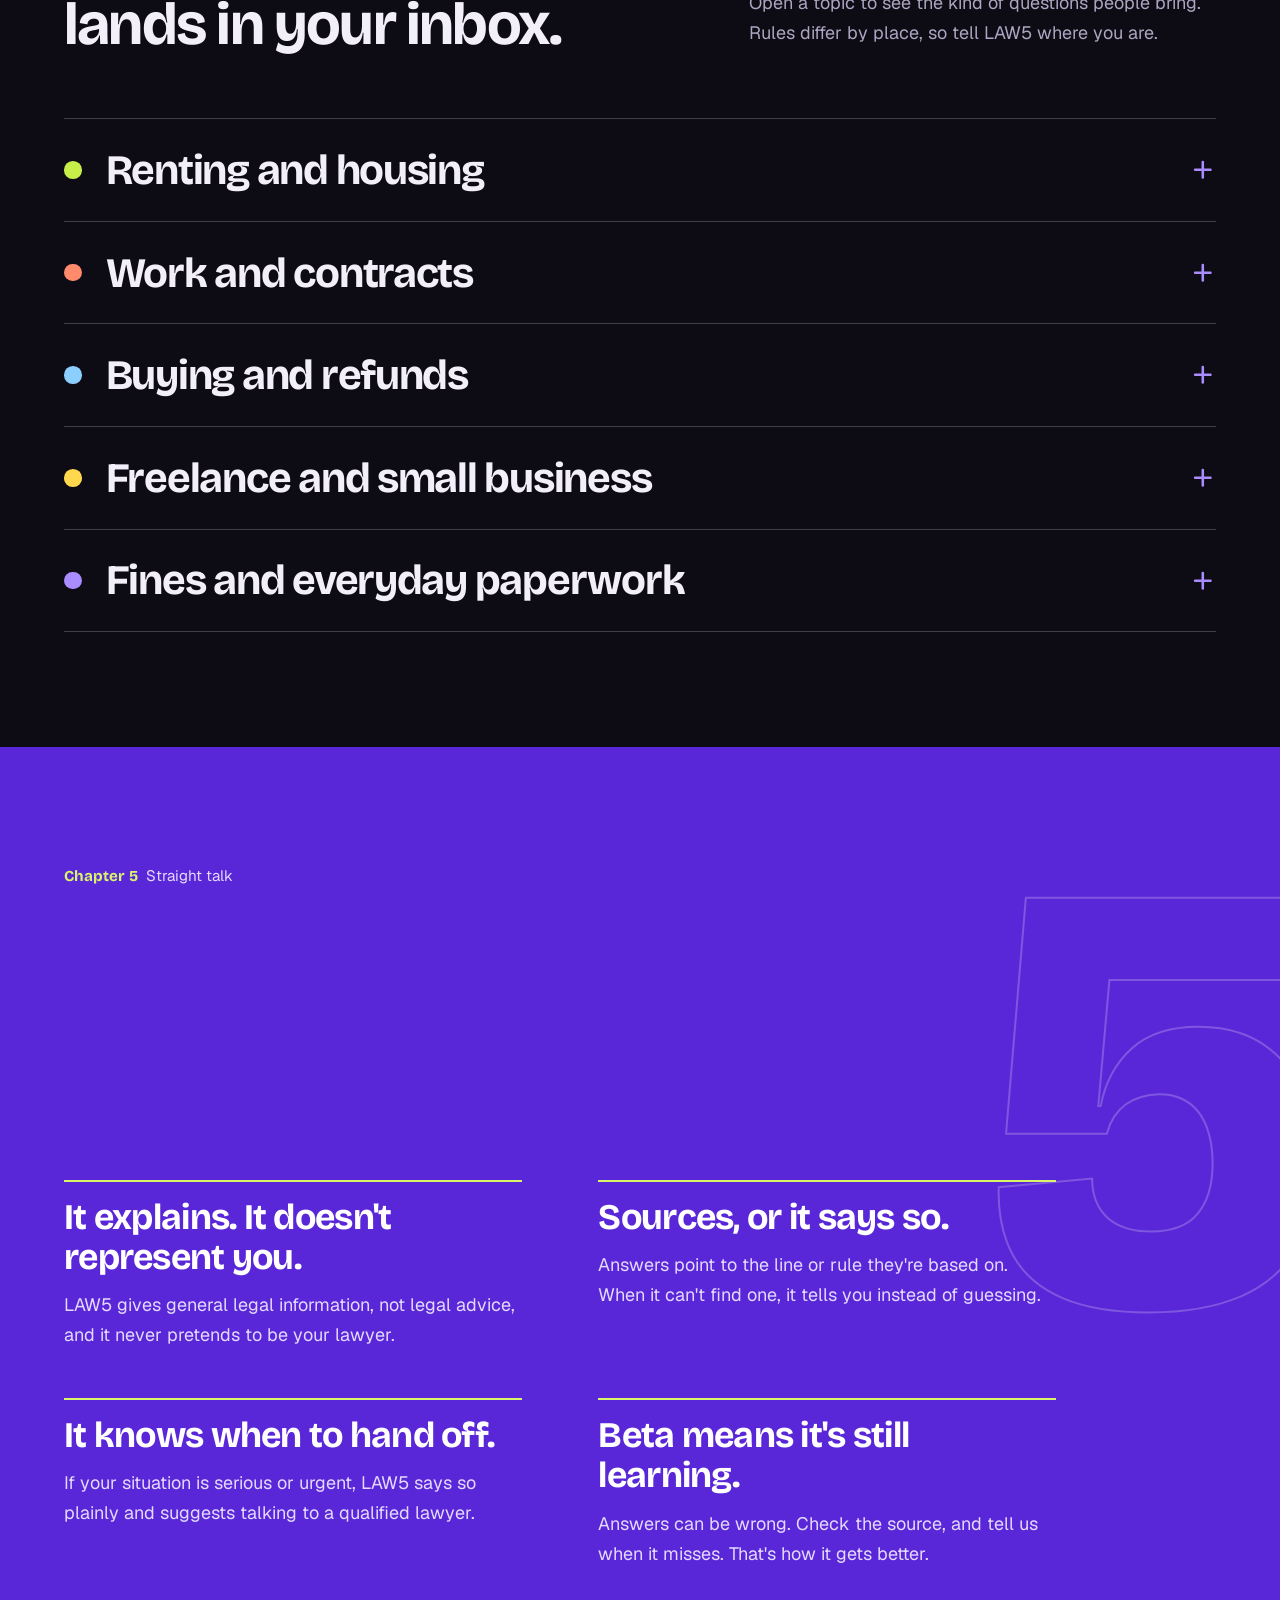
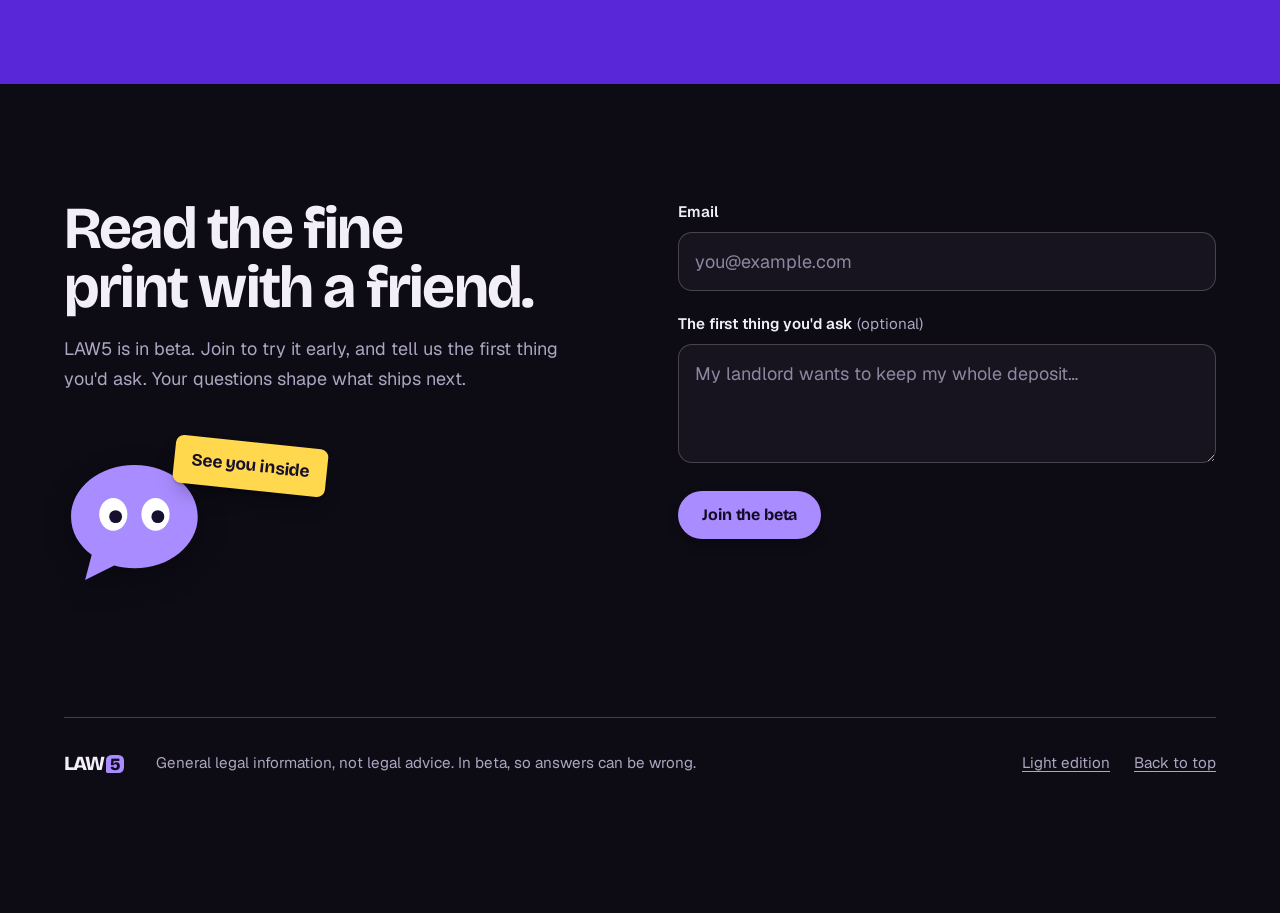
<file: law5/dark.html>
<!doctype html>
<html lang="en" data-theme="dark">
<head>
<meta charset="utf-8">
<meta name="viewport" content="width=device-width, initial-scale=1, viewport-fit=cover">
<title>LAW5 · The law, in plain words (beta) · Dark edition</title>
<meta name="description" content="LAW5 is an AI assistant that reads contracts, letters and rules with you, then explains them simply, with sources. Now in beta.">
<meta name="color-scheme" content="dark">
<meta name="theme-color" content="#0D0B13">
<link rel="icon" href="data:image/svg+xml,<svg xmlns='http://www.w3.org/2000/svg' viewBox='0 0 32 32'><rect width='32' height='32' rx='9' fill='%236A2CF5'/><circle cx='12' cy='14' r='3' fill='white'/><circle cx='21' cy='14' r='3' fill='white'/></svg>">
<link rel="preload" href="fonts/bricolage-latin.woff2" as="font" type="font/woff2" crossorigin>
<link rel="preload" href="fonts/geist-latin.woff2" as="font" type="font/woff2" crossorigin>
<link rel="stylesheet" href="scrollcraft.css">
<link rel="stylesheet" href="law5.css">
</head>
<body>

<a class="skip" href="#main">Skip to content</a>
<span data-sc-progress></span>
<div class="sc-grain" aria-hidden="true"></div>

<!-- The reading-buddy, drawn once and reused. -->
<svg width="0" height="0" style="position:absolute" aria-hidden="true" focusable="false">
  <defs>
    <symbol id="i-arrow" viewBox="0 0 20 20"><path d="M4 10h11M11 5l5 5-5 5" fill="none" stroke="currentColor" stroke-width="2" stroke-linecap="round" stroke-linejoin="round"/></symbol>
    <symbol id="i-moon" viewBox="0 0 20 20"><path d="M15.5 12.6A6.5 6.5 0 0 1 7.4 4.5a6.5 6.5 0 1 0 8.1 8.1Z" fill="none" stroke="currentColor" stroke-width="1.8" stroke-linejoin="round"/></symbol>
    <symbol id="i-sun" viewBox="0 0 20 20"><circle cx="10" cy="10" r="3.6" fill="none" stroke="currentColor" stroke-width="1.8"/><path d="M10 1.8v2.2M10 16v2.2M1.8 10h2.2M16 10h2.2M4.2 4.2l1.6 1.6M14.2 14.2l1.6 1.6M4.2 15.8l1.6-1.6M14.2 5.8l1.6-1.6" stroke="currentColor" stroke-width="1.8" stroke-linecap="round"/></symbol>
    <symbol id="i-plus" viewBox="0 0 20 20"><path d="M10 4v12M4 10h12" stroke="currentColor" stroke-width="2" stroke-linecap="round"/></symbol>
  </defs>
</svg>

<header class="mast">
  <a class="mark" href="#top" aria-label="LAW5, back to top">
    <span class="mark__word">LAW<span class="mark__five">5</span></span>
    <span class="mark__beta">Beta</span>
  </a>
  <nav class="mast__nav" aria-label="Primary">
    <a href="#how">How it works</a>
    <a href="#topics">What to ask</a>
    <a class="theme-link" href="index.html" data-theme-link>
      <svg aria-hidden="true"><use href="#i-sun"/></svg><span>Light</span>
    </a>
    <a class="btn btn--small" href="#join">Join the beta</a>
  </nav>
</header>

<!-- Folio: the page's navigation, as in a printed feature. -->
<nav class="folio" aria-label="Chapters">
  <button class="folio__btn" type="button" aria-expanded="false" aria-controls="folio-list">
    <span class="folio__sec" aria-hidden="true">§</span>
    <span class="folio__now" data-folio-now>Title page</span>
    <svg class="folio__plus" aria-hidden="true"><use href="#i-plus"/></svg>
  </button>
  <ol class="folio__list" id="folio-list" hidden>
    <li><a href="#top">Title page</a></li>
    <li><a href="#letter"><b>1</b> The letter</a></li>
    <li><a href="#together"><b>2</b> Read it together</a></li>
    <li><a href="#how"><b>3</b> How it works</a></li>
    <li><a href="#topics"><b>4</b> What to ask</a></li>
    <li><a href="#straight"><b>5</b> Straight talk</a></li>
    <li><a href="#join">Join the beta</a></li>
  </ol>
</nav>

<main id="main">

  <!-- TITLE PAGE ------------------------------------------------------- -->
  <section class="hero ch ch--paper" id="top" data-sc-act="flow" data-chapter="Title page">
    <div class="hero__inner sc-wrap">
      <div class="hero__copy">
        <h1 class="hero__title">The law, in <span class="hl hl--lime hl--intro">plain words.</span></h1>
        <p class="hero__sub">LAW5 is an AI assistant that reads contracts, letters and rules with you, then explains them simply, with sources.</p>
        <div class="hero__actions">
          <a class="btn" href="#join">Join the beta</a>
          <a class="link-arrow" href="#together">Watch it read <svg aria-hidden="true"><use href="#i-arrow"/></svg></a>
        </div>
      </div>

      <div class="scene" aria-hidden="true">
        <div class="scene__plane scene__far" data-sc-parallax="-1.6"><div class="pt" style="--d:6">§</div></div>
        <div class="scene__plane scene__doc" data-sc-parallax="-0.6">
          <div class="pt" style="--d:14">
            <div class="paper">
              <p class="paper__head">Tenancy Agreement · Clause 14</p>
              <p class="paper__text">Should the Tenant intend to terminate this Agreement upon expiry of the Fixed Term, written notice thereof shall be served upon the Landlord <span class="hl hl--coral hl--intro" style="--delay:.5s">not less than sixty (60) days prior</span> to the said expiry, failing which the tenancy shall be deemed renewed upon the terms herein contained, and the Landlord shall be entitled to retain from <span class="hl hl--sky hl--intro" style="--delay:.8s">the Security Deposit such sums as are reasonably required</span> to remedy damage, provided always that <span class="hl hl--lime hl--intro" style="--delay:1.1s">an itemised statement shall be furnished</span> to the Tenant within fourteen (14) days.</p>
              <span class="paper__rule"></span><span class="paper__rule paper__rule--short"></span>
            </div>
          </div>
        </div>
        <div class="scene__plane scene__buddy" data-sc-parallax="-0.2">
          <div class="pt" style="--d:22">
            <svg class="buddy" viewBox="0 0 120 112">
              <path class="buddy__body" d="M60 6c29.8 0 54 19.7 54 44s-24.2 44-54 44c-6 0-11.8-.8-17.2-2.3L18 104l5.6-21.5C12.6 74.4 6 62.8 6 50 6 25.7 30.2 6 60 6Z"/>
              <g class="buddy__eyes">
                <ellipse class="buddy__white" cx="42" cy="48" rx="12" ry="14"/><ellipse class="buddy__white" cx="78" cy="48" rx="12" ry="14"/>
                <g class="buddy__pupils"><circle cx="44" cy="50" r="5.5"/><circle cx="80" cy="50" r="5.5"/></g>
              </g>
            </svg>
          </div>
        </div>
        <div class="scene__plane scene__near" data-sc-parallax="0.9">
          <div class="pt" style="--d:30">
            <p class="sticker sticker--coral" style="--r:-5deg;--x:-4%;--y:6%">Reply within 60 days</p>
            <p class="sticker sticker--sky"   style="--r:4deg;--x:58%;--y:64%">Deposit: real damage only</p>
            <p class="sticker sticker--lime"  style="--r:-3deg;--x:6%;--y:88%">You're owed a written list</p>
          </div>
        </div>
      </div>
    </div>
  </section>

  <!-- 1 · THE LETTER ---------------------------------------------------- -->
  <section class="ch ch--tint letter" id="letter" data-sc-act="flow" data-chapter="1 · The letter">
    <div class="sc-wrap letter__grid">
      <div class="letter__copy" data-sc-in data-sc-stagger="70">
        <p class="kicker"><b>Chapter 1</b> The letter</p>
        <h2 class="h-lg">It always arrives on an ordinary day.</h2>
        <p class="drop">A lease renewal. A new job contract. A fine with a reference number and no explanation. The words are English, technically, but they were written for someone else.</p>
        <p class="body">So you read it three times, search half of it, and still are not sure what you just agreed to.</p>
        <blockquote class="pull">The law is there to protect you. It shouldn't need a translator.</blockquote>
      </div>
      <figure class="letter__fig">
        <div class="letter__sheet" data-sc-parallax="-0.8">
          <p class="paper__head">Clause 14 · Termination and deposit</p>
          <p class="letter__legal">Should the Tenant intend to terminate this Agreement upon expiry of the Fixed Term, written notice thereof shall be served upon the Landlord not less than sixty (60) days prior to the said expiry, failing which the tenancy shall be deemed renewed on a periodic basis upon the terms herein contained, mutatis mutandis; and the Landlord shall be entitled to retain from the Security Deposit such sums as are reasonably required to remedy damage, fair wear and tear excepted, provided always that an itemised statement of any such deductions shall be furnished to the Tenant within fourteen (14) days of vacant possession being delivered.</p>
          <p class="letter__count">One sentence. Eighty-six words.</p>
        </div>
        <figcaption>Sample clause, written for this page.</figcaption>
      </figure>
    </div>
  </section>

  <!-- 2 · READ IT TOGETHER (the peak) ---------------------------------- -->
  <section class="ch ch--paper together" id="together" data-sc-act="pin" data-sc-span="3.6" data-chapter="2 · Read it together">
    <div data-sc-stage class="together__stage">
      <div class="sc-wrap together__grid">
        <div class="together__intro">
          <p class="kicker"><b>Chapter 2</b> Read it together</p>
          <h2 class="h-md">Same clause. Now with LAW5.</h2>
          <p class="body together__lede">Keep scrolling. LAW5 marks each line by what it means for you, then says it in plain words.</p>
          <ul class="legend" aria-label="Highlight colours">
            <li><span class="dot dot--lime"></span>A right you have</li>
            <li><span class="dot dot--coral"></span>A deadline</li>
            <li><span class="dot dot--sky"></span>Money</li>
            <li><span class="dot dot--butter"></span>Something you must do</li>
          </ul>
        </div>

        <article class="doc" aria-label="Sample clause, explained line by line">
          <div class="doc__lens" aria-hidden="true">
            <svg class="buddy buddy--mini" viewBox="0 0 120 112">
              <path class="buddy__body" d="M60 6c29.8 0 54 19.7 54 44s-24.2 44-54 44c-6 0-11.8-.8-17.2-2.3L18 104l5.6-21.5C12.6 74.4 6 62.8 6 50 6 25.7 30.2 6 60 6Z"/>
              <g class="buddy__eyes">
                <ellipse class="buddy__white" cx="42" cy="48" rx="12" ry="14"/><ellipse class="buddy__white" cx="78" cy="48" rx="12" ry="14"/>
                <g class="buddy__pupils"><circle cx="46" cy="50" r="5.5"/><circle cx="82" cy="50" r="5.5"/></g>
              </g>
            </svg>
          </div>
          <p class="doc__head">Clause 14 <span>· sample</span></p>
          <ol class="doc__segs">
            <li class="seg" style="--i:0" data-ink="coral">
              <p class="seg__legal"><span class="hl hl--coral">Should the Tenant intend to terminate this Agreement upon expiry of the Fixed Term, written notice thereof shall be served upon the Landlord not less than sixty (60) days prior to the said expiry,</span></p>
              <p class="seg__plain"><span class="tag tag--coral">Deadline</span>Moving out when the lease ends? Tell your landlord in writing at least 60 days before.</p>
            </li>
            <li class="seg" style="--i:1" data-ink="butter">
              <p class="seg__legal"><span class="hl hl--butter">failing which the tenancy shall be deemed renewed on a periodic basis upon the terms herein contained, mutatis mutandis;</span></p>
              <p class="seg__plain"><span class="tag tag--butter">You must</span>If you don't, the lease rolls on month to month, same rules.</p>
            </li>
            <li class="seg" style="--i:2" data-ink="sky">
              <p class="seg__legal"><span class="hl hl--sky">and the Landlord shall be entitled to retain from the Security Deposit such sums as are reasonably required to remedy damage, fair wear and tear excepted,</span></p>
              <p class="seg__plain"><span class="tag tag--sky">Money</span>They can keep part of your deposit only to fix real damage, not normal wear.</p>
            </li>
            <li class="seg" style="--i:3" data-ink="lime">
              <p class="seg__legal"><span class="hl hl--lime">provided always that an itemised statement of any such deductions shall be furnished to the Tenant within fourteen (14) days of vacant possession being delivered.</span></p>
              <p class="seg__plain"><span class="tag tag--lime">Your right</span>And they owe you an itemised list of deductions within 14 days of moving out.</p>
            </li>
          </ol>
          <p class="doc__sum"><b>In short:</b> give 60 days' notice in writing, and expect your deposit back minus real repairs, with a list. <span class="doc__src">Source: Clause 14, lines 1 to 4</span></p>
        </article>
      </div>
    </div>
  </section>

  <!-- 3 · HOW IT WORKS -------------------------------------------------- -->
  <section class="ch ch--tint how" id="how" data-sc-act="flow" data-chapter="3 · How it works">
    <div class="sc-wrap how__grid">
      <div class="how__head" data-sc-in data-sc-stagger="70">
        <p class="kicker"><b>Chapter 3</b> How it works</p>
        <h2 class="h-lg">Four steps from “huh?” to “got it.”</h2>
        <p class="body">No legal background needed. If you can send a text, you can use LAW5.</p>
      </div>

      <ol class="steps">
        <svg class="steps__line" viewBox="0 0 4 100" preserveAspectRatio="none" aria-hidden="true"><path d="M2 0V100" pathLength="1"/></svg>
        <li class="step" style="--c:var(--ink-butter)">
          <span class="step__n" aria-hidden="true">1</span>
          <div class="step__text">
            <h3>Ask, or drop in the document.</h3>
            <p>Type your question the way you'd text a friend, or upload the letter, lease or contract you're stuck on.</p>
          </div>
          <figure class="step__art" data-sc-reveal="left" data-sc-reveal-at="0.18 0.34" aria-hidden="true">
            <svg viewBox="0 0 220 130"><rect x="8" y="78" width="204" height="40" rx="20" class="a-surface"/><text x="28" y="103" class="a-text">Can they keep my deposit?</text><rect x="30" y="10" width="62" height="58" rx="8" class="a-paper" transform="rotate(-6 61 39)"/><path d="M40 26h38M40 36h30M40 46h36" class="a-lines" transform="rotate(-6 61 39)"/><circle cx="188" cy="98" r="13" class="a-accent"/><path d="M182 98h11M189 93l5 5-5 5" class="a-arrow"/></svg>
          </figure>
        </li>
        <li class="step" style="--c:var(--ink-coral)">
          <span class="step__n" aria-hidden="true">2</span>
          <div class="step__text">
            <h3>LAW5 reads it with you.</h3>
            <p>It finds the lines that matter and marks them by meaning: rights, deadlines, money and things you must do.</p>
          </div>
          <figure class="step__art" data-sc-reveal="left" data-sc-reveal-at="0.30 0.46" aria-hidden="true">
            <svg viewBox="0 0 220 130"><rect x="40" y="6" width="140" height="118" rx="10" class="a-paper"/><rect x="54" y="24" width="96" height="10" rx="3" class="a-lime"/><rect x="54" y="44" width="112" height="10" rx="3" class="a-mute"/><rect x="54" y="64" width="70" height="10" rx="3" class="a-coral"/><rect x="54" y="84" width="104" height="10" rx="3" class="a-mute"/><rect x="54" y="104" width="58" height="10" rx="3" class="a-sky"/></svg>
          </figure>
        </li>
        <li class="step" style="--c:var(--ink-sky)">
          <span class="step__n" aria-hidden="true">3</span>
          <div class="step__text">
            <h3>A plain answer, with sources.</h3>
            <p>Every explanation points back to the exact line it came from, so you can check it yourself.</p>
          </div>
          <figure class="step__art" data-sc-reveal="left" data-sc-reveal-at="0.42 0.58" aria-hidden="true">
            <svg viewBox="0 0 220 130"><path d="M24 14h172a12 12 0 0 1 12 12v58a12 12 0 0 1-12 12H70l-24 22 4-22H24a12 12 0 0 1-12-12V26a12 12 0 0 1 12-12Z" class="a-accent-soft"/><path d="M32 38h130M32 54h150M32 70h96" class="a-lines-accent"/><rect x="132" y="98" width="80" height="24" rx="12" class="a-sky"/><text x="144" y="114" class="a-tag">Clause 14</text></svg>
          </figure>
        </li>
        <li class="step" style="--c:var(--ink-lime)">
          <span class="step__n" aria-hidden="true">4</span>
          <div class="step__text">
            <h3>Know your next step.</h3>
            <p>A short checklist: what to do, what to ask, and when it's time to talk to a real lawyer.</p>
          </div>
          <figure class="step__art" data-sc-reveal="left" data-sc-reveal-at="0.54 0.70" aria-hidden="true">
            <svg viewBox="0 0 220 130"><rect x="30" y="8" width="160" height="114" rx="12" class="a-paper"/><rect x="46" y="26" width="18" height="18" rx="5" class="a-lime"/><path d="M50 35l4 4 7-8" class="a-check"/><path d="M76 35h90" class="a-lines"/><rect x="46" y="56" width="18" height="18" rx="5" class="a-lime"/><path d="M50 65l4 4 7-8" class="a-check"/><path d="M76 65h72" class="a-lines"/><rect x="46" y="86" width="18" height="18" rx="5" class="a-box"/><path d="M76 95h84" class="a-lines"/></svg>
          </figure>
        </li>
      </ol>
    </div>
  </section>

  <!-- 4 · WHAT TO ASK ---------------------------------------------------- -->
  <section class="ch ch--paper topics" id="topics" data-sc-act="flow" data-chapter="4 · What to ask">
    <div class="sc-wrap">
      <div class="topics__head" data-sc-in data-sc-stagger="70">
        <p class="kicker"><b>Chapter 4</b> What to ask</p>
        <h2 class="h-lg">Everyday law, the stuff that actually lands in your inbox.</h2>
        <p class="body">Open a topic to see the kind of questions people bring. Rules differ by place, so tell LAW5 where you are.</p>
      </div>
      <div class="index" data-sc-in data-sc-stagger="60">
        <details class="topic" style="--c:var(--ink-lime)">
          <summary><span class="topic__dot"></span><span class="topic__name">Renting and housing</span><svg class="topic__plus" aria-hidden="true"><use href="#i-plus"/></svg></summary>
          <ul class="qs"><li>Can my landlord keep my deposit for repainting?</li><li>How much notice do I have to give before moving out?</li><li>My flatmate left. Am I paying their share now?</li></ul>
        </details>
        <details class="topic" style="--c:var(--ink-coral)">
          <summary><span class="topic__dot"></span><span class="topic__name">Work and contracts</span><svg class="topic__plus" aria-hidden="true"><use href="#i-plus"/></svg></summary>
          <ul class="qs"><li>What does this non-compete actually stop me doing?</li><li>Is unpaid overtime allowed under my contract?</li><li>What should I check before I sign an offer?</li></ul>
        </details>
        <details class="topic" style="--c:var(--ink-sky)">
          <summary><span class="topic__dot"></span><span class="topic__name">Buying and refunds</span><svg class="topic__plus" aria-hidden="true"><use href="#i-plus"/></svg></summary>
          <ul class="qs"><li>The shop says “no refunds.” Is that allowed?</li><li>My order never arrived. What can I do now?</li><li>Can I cancel a subscription I signed up for online?</li></ul>
        </details>
        <details class="topic" style="--c:var(--ink-butter)">
          <summary><span class="topic__dot"></span><span class="topic__name">Freelance and small business</span><svg class="topic__plus" aria-hidden="true"><use href="#i-plus"/></svg></summary>
          <ul class="qs"><li>What should a basic client contract include?</li><li>Who owns the work I deliver, me or the client?</li><li>A client hasn't paid. What are my options?</li></ul>
        </details>
        <details class="topic" style="--c:var(--sc-accent)">
          <summary><span class="topic__dot"></span><span class="topic__name">Fines and everyday paperwork</span><svg class="topic__plus" aria-hidden="true"><use href="#i-plus"/></svg></summary>
          <ul class="qs"><li>What is this fine for, and can I contest it?</li><li>What does “jointly and severally liable” mean?</li><li>Do I need a witness to sign this form?</li></ul>
        </details>
      </div>
    </div>
  </section>

  <!-- 5 · STRAIGHT TALK -------------------------------------------------- -->
  <section class="ch ch--deep straight" id="straight" data-sc-act="flow" data-chapter="5 · Straight talk">
    <div class="straight__glyph" data-sc-parallax="-1.8" aria-hidden="true">5</div>
    <div class="sc-wrap straight__inner">
      <p class="kicker"><b>Chapter 5</b> Straight talk</p>
      <h2 class="h-xl" data-sc-cue="0.12" data-sc-kinetic="lines">Helpful. Honest. Not a lawyer.</h2>
      <dl class="vows" data-sc-in data-sc-stagger="70">
        <div class="vow"><dt>It explains. It doesn't represent you.</dt><dd>LAW5 gives general legal information, not legal advice, and it never pretends to be your lawyer.</dd></div>
        <div class="vow"><dt>Sources, or it says so.</dt><dd>Answers point to the line or rule they're based on. When it can't find one, it tells you instead of guessing.</dd></div>
        <div class="vow"><dt>It knows when to hand off.</dt><dd>If your situation is serious or urgent, LAW5 says so plainly and suggests talking to a qualified lawyer.</dd></div>
        <div class="vow"><dt>Beta means it's still learning.</dt><dd>Answers can be wrong. Check the source, and tell us when it misses. That's how it gets better.</dd></div>
      </dl>
    </div>
  </section>

  <!-- CLOSE: colophon + sign-up ----------------------------------------- -->
  <section class="ch ch--paper close" id="join" data-sc-act="flow" data-chapter="Join the beta">
    <div class="sc-wrap close__grid">
      <div class="close__copy" data-sc-in data-sc-stagger="70">
        <h2 class="h-lg">Read the fine print with a friend.</h2>
        <p class="body">LAW5 is in beta. Join to try it early, and tell us the first thing you'd ask. Your questions shape what ships next.</p>
        <div class="close__buddy" aria-hidden="true">
          <svg class="buddy" viewBox="0 0 120 112">
            <path class="buddy__body" d="M60 6c29.8 0 54 19.7 54 44s-24.2 44-54 44c-6 0-11.8-.8-17.2-2.3L18 104l5.6-21.5C12.6 74.4 6 62.8 6 50 6 25.7 30.2 6 60 6Z"/>
            <g class="buddy__eyes">
              <ellipse class="buddy__white" cx="42" cy="48" rx="12" ry="14"/><ellipse class="buddy__white" cx="78" cy="48" rx="12" ry="14"/>
              <g class="buddy__pupils"><circle cx="44" cy="50" r="5.5"/><circle cx="80" cy="50" r="5.5"/></g>
            </g>
          </svg>
          <p class="sticker sticker--butter">See you inside</p>
        </div>
      </div>
      <form class="signup" method="post" action="" novalidate data-endpoint="">
        <label for="email">Email</label>
        <input id="email" name="email" type="email" autocomplete="email" required placeholder="you@example.com">
        <label for="ask">The first thing you'd ask <span>(optional)</span></label>
        <textarea id="ask" name="ask" rows="3" placeholder="My landlord wants to keep my whole deposit…"></textarea>
        <button class="btn" type="submit">Join the beta</button>
        <p class="signup__msg" role="status" aria-live="polite"></p>
      </form>
    </div>
    <footer class="colophon sc-wrap">
      <span class="mark__word mark__word--sm">LAW<span class="mark__five">5</span></span>
      <p>General legal information, not legal advice. In beta, so answers can be wrong.</p>
      <p class="colophon__links"><a href="index.html" data-theme-link>Light edition</a><a href="#top">Back to top</a></p>
    </footer>
  </section>

</main>

<script src="scrollcraft.js"></script>
<script src="law5.js"></script>
</body>
</html>
</file>
<file: law5/scrollcraft.css>
/* ============================================================================
   scrollcraft.css: the taste floor
   ----------------------------------------------------------------------------
   Two layers, and the split matters:

     TOKENS   what you override per brand. Colour roles, the type ramp, the
              spacing scale, elevation, motion. A brand is ~12 values.
     DEVICES  what the engine drives. Do not restyle these to taste; they are
              the mechanism. Style your own markup instead.

   Nothing here draws a "component". There are no card, badge, or pill classes,
   because a stylesheet that ships those is how every page built on it ends up
   with the same shapes. You get a floor and a vocabulary; the composition is
   yours.
   ========================================================================== */

/* ---------------------------------------------------------------- tokens -- */
:root {
  /* --- colour roles. Override these six and the page is rebranded. -------- */
  --sc-canvas:      #08090b;   /* the page ground. Drift interpolates this.   */
  --sc-surface:     #101217;   /* anything raised off the ground             */
  --sc-ink:         #f4f2ef;   /* primary text                               */
  --sc-ink-soft:    #9a9ba1;   /* secondary text. Tinted, never flat gray.   */
  --sc-accent:      #d8ff3e;   /* ONE accent. It owns a region, not confetti. */
  --sc-accent-ink:  #08090b;   /* text that sits on the accent               */

  --sc-hairline:    color-mix(in oklab, var(--sc-ink) 12%, transparent);
  --sc-hairline-strong: color-mix(in oklab, var(--sc-ink) 22%, transparent);

  /* --- type. Two families max. Display carries voice, text carries prose. - */
  --sc-font-display: "Instrument Sans", "Geist", system-ui, sans-serif;
  --sc-font-text:    "Geist", system-ui, sans-serif;
  --sc-font-mono:    "Geist Mono", ui-monospace, monospace;

  /* Fluid ramp. Tracking tightens as size grows because a face set at 6rem
     with 0 tracking reads loose; this is optical correction, not decoration. */
  --sc-t-xs:   clamp(0.75rem, 0.72rem + 0.15vw, 0.82rem);
  --sc-t-sm:   clamp(0.875rem, 0.84rem + 0.18vw, 0.95rem);
  --sc-t-base: clamp(1rem, 0.96rem + 0.22vw, 1.125rem);
  --sc-t-lg:   clamp(1.2rem, 1.1rem + 0.5vw, 1.5rem);
  --sc-t-xl:   clamp(1.6rem, 1.35rem + 1.2vw, 2.25rem);
  --sc-t-2xl:  clamp(2.1rem, 1.6rem + 2.4vw, 3.4rem);
  --sc-t-3xl:  clamp(2.8rem, 1.9rem + 4.2vw, 5rem);
  --sc-t-4xl:  clamp(3.4rem, 1.9rem + 6.6vw, 7.5rem);

  --sc-track-tight:  -0.035em;
  --sc-track-snug:   -0.02em;
  --sc-track-normal: -0.005em;
  --sc-track-wide:    0.08em;

  --sc-leading-none: 0.94;
  --sc-leading-tight: 1.06;
  --sc-leading-body: 1.62;

  --sc-measure: 62ch;

  /* --- space. 4px base: the useful middle steps an 8-only scale misses. --- */
  --sc-1: 0.25rem;  --sc-2: 0.5rem;   --sc-3: 0.75rem;  --sc-4: 1rem;
  --sc-5: 1.5rem;   --sc-6: 2rem;     --sc-7: 3rem;     --sc-8: 4rem;
  --sc-9: 6rem;     --sc-10: 8rem;    --sc-11: 12rem;

  /* Section rhythm is fluid so a phone doesn't inherit desktop air. */
  --sc-section: clamp(4.5rem, 9vw, 11rem);
  --sc-gutter:  clamp(1.25rem, 5vw, 5.5rem);
  --sc-maxw:    82rem;

  /* --- radius. Pick one scale for the page and hold it. ------------------- */
  --sc-r-sm: 6px;  --sc-r-md: 12px;  --sc-r-lg: 20px;  --sc-r-pill: 999px;

  /* --- elevation. Every shadow has an offset AND a soft blur, and is tinted
         to the canvas hue. A zero-offset coloured halo is decoration, not
         depth, so there isn't one here. ---------------------------------- */
  --sc-shadow-color: 220 40% 2%;
  --sc-e1: 0 1px 2px hsl(var(--sc-shadow-color) / 0.28),
           0 2px 6px -1px hsl(var(--sc-shadow-color) / 0.20);
  --sc-e2: 0 2px 4px hsl(var(--sc-shadow-color) / 0.24),
           0 8px 18px -4px hsl(var(--sc-shadow-color) / 0.30);
  --sc-e3: 0 4px 8px hsl(var(--sc-shadow-color) / 0.22),
           0 18px 40px -8px hsl(var(--sc-shadow-color) / 0.38),
           0 48px 90px -24px hsl(var(--sc-shadow-color) / 0.30);

  /* Edge light: a 1px top highlight sells a raised surface better than any
     amount of blur, because real raised things catch light on their lip. */
  --sc-edge: inset 0 1px 0 color-mix(in oklab, var(--sc-ink) 10%, transparent);

  /* --- motion. Built-in CSS easings are too weak for UI. ------------------ */
  --sc-ease-out:    cubic-bezier(0.23, 1, 0.32, 1);
  --sc-ease-in-out: cubic-bezier(0.77, 0, 0.175, 1);
  --sc-ease-drawer: cubic-bezier(0.32, 0.72, 0, 1);
  --sc-d-fast: 160ms;  --sc-d-base: 240ms;  --sc-d-slow: 420ms;

  --sc-z-stage: 1; --sc-z-copy: 20; --sc-z-chrome: 60;
}

/* --------------------------------------------------------------- reset -- */
*, *::before, *::after { box-sizing: border-box; }
html { -webkit-text-size-adjust: 100%; scroll-behavior: smooth; }
@media (prefers-reduced-motion: reduce) { html { scroll-behavior: auto; } }

body {
  margin: 0;
  background: var(--sc-canvas);
  color: var(--sc-ink);
  font-family: var(--sc-font-text);
  font-size: var(--sc-t-base);
  line-height: var(--sc-leading-body);
  letter-spacing: var(--sc-track-normal);
  -webkit-font-smoothing: antialiased;
  text-rendering: optimizeLegibility;
  font-synthesis-weight: none;
  overflow-x: clip;
}
img, video, canvas, svg { display: block; max-width: 100%; }
button, input, select, textarea { font: inherit; color: inherit; }

/* ------------------------------------------------- the browser surfaces --
   The parts you did not draw still carry the design. Selection, caret, focus
   ring, scrollbar and tabular numerals all ship with defaults that belong to no
   design system. Theming them is the cheapest signal that a page was built
   rather than assembled, and it is the step that gets skipped most reliably. */
::selection { background: var(--sc-accent); color: var(--sc-accent-ink); }
:root { caret-color: var(--sc-accent); accent-color: var(--sc-accent); }
:focus-visible {
  outline: 2px solid var(--sc-accent);
  outline-offset: 3px;
  border-radius: var(--sc-r-sm);
}
:where(a) { color: inherit; text-decoration-thickness: 1px; text-underline-offset: 0.22em; }
@supports (scrollbar-color: auto) {
  html { scrollbar-color: color-mix(in oklab, var(--sc-ink) 26%, transparent) transparent; scrollbar-width: thin; }
}
:where(table, .sc-nums, [data-sc-count]) { font-variant-numeric: tabular-nums; }

/* ----------------------------------------------------------- typography -- */
.sc-display {
  font-family: var(--sc-font-display);
  font-weight: 500;
  line-height: var(--sc-leading-none);
  letter-spacing: var(--sc-track-tight);
  text-wrap: balance;
  margin: 0;
}
.sc-display--xl { font-size: var(--sc-t-4xl); }
.sc-display--lg { font-size: var(--sc-t-3xl); }
.sc-display--md { font-size: var(--sc-t-2xl); letter-spacing: var(--sc-track-snug); }
.sc-lede {
  font-size: var(--sc-t-lg);
  line-height: 1.44;
  letter-spacing: var(--sc-track-snug);
  color: var(--sc-ink);
  max-width: 46ch;
  text-wrap: pretty;
  margin: 0;
}
.sc-body { max-width: var(--sc-measure); color: var(--sc-ink-soft); text-wrap: pretty; margin: 0; }
.sc-label {
  font-family: var(--sc-font-mono);
  font-size: var(--sc-t-xs);
  letter-spacing: var(--sc-track-wide);
  text-transform: uppercase;
  color: var(--sc-ink-soft);
}

/* ---------------------------------------------------------------- layout -- */
.sc-wrap { width: 100%; max-width: var(--sc-maxw); margin-inline: auto; padding-inline: var(--sc-gutter); }
.sc-section { padding-block: var(--sc-section); }
/* More space above a heading than below it: the gap belongs to the boundary,
   not to the pair. */
.sc-stack > * + * { margin-top: var(--sc-4); }
.sc-stack > :is(h1,h2,h3) { margin-top: var(--sc-7); }
.sc-stack > :is(h1,h2,h3):first-child { margin-top: 0; }
.sc-rule { height: 1px; border: 0; background: var(--sc-hairline); margin: 0; }

/* =============================================================== DEVICES ==
   Driven by the engine. Restyle your own markup, not these.                */

.sc-act--pinned { position: relative; }
.sc-stage {
  position: sticky; top: 0;
  height: 100vh; height: 100svh;
  overflow: clip;
  z-index: var(--sc-z-stage);
}

/* scrub / sequence media */
.sc-stage :is(video[data-sc-scrub], canvas[data-sc-sequence], .sc-stage__poster) {
  position: absolute; inset: 0;
  width: 100%; height: 100%;
  object-fit: cover;
}
video[data-sc-scrub] { opacity: 0; transition: opacity 380ms var(--sc-ease-out); }
.sc-has-clip video[data-sc-scrub] { opacity: 1; }
/* The poster is a live frame-holder, not a placeholder: it stays up until a
   real video frame has painted, which is what stops the blank-stage flash. */
.sc-stage__poster { z-index: 0; transition: opacity 380ms var(--sc-ease-out); }
.sc-has-clip .sc-stage__poster { opacity: 0; }

/* A scrim only where text sits. A full-frame darkening layer flattens the
   image everywhere to fix contrast in one corner. */
.sc-scrim {
  position: absolute; inset: 0; pointer-events: none; z-index: 1;
  background: linear-gradient(
    var(--sc-scrim-angle, 180deg),
    color-mix(in oklab, var(--sc-canvas) var(--sc-scrim-a, 78%), transparent) 0%,
    color-mix(in oklab, var(--sc-canvas) 30%, transparent) 42%,
    transparent 68%);
}
/* Point the scrim at the copy. A scrim gradient that darkens the top while the
   copy sits at the bottom fixes contrast nowhere and flattens the image
   everywhere, which is the most common way text-over-video goes wrong. */
.sc-scrim--bottom { --sc-scrim-angle: 0deg; }
.sc-scrim--left   { --sc-scrim-angle: 90deg; }
.sc-scrim--right  { --sc-scrim-angle: 270deg; }

/* Corner scrims, for copy anchored to a corner. An edge gradient has to darken
   a whole band across the frame to cover one corner; a corner gradient puts the
   density where the text is and leaves the rest of the image alone. Pair with
   .sc-copy--lead / .sc-copy--trail. */
.sc-scrim--lead {
  background: linear-gradient(to top right,
    color-mix(in oklab, var(--sc-canvas) 94%, transparent) 0%,
    color-mix(in oklab, var(--sc-canvas) 72%, transparent) 30%,
    color-mix(in oklab, var(--sc-canvas) 30%, transparent) 52%,
    transparent 72%);
}
.sc-scrim--trail {
  background: linear-gradient(to top left,
    color-mix(in oklab, var(--sc-canvas) 94%, transparent) 0%,
    color-mix(in oklab, var(--sc-canvas) 72%, transparent) 30%,
    color-mix(in oklab, var(--sc-canvas) 30%, transparent) 52%,
    transparent 72%);
}
/* A band across the bottom, for copy that spans the full width of the frame.
   That is what both corner anchors become below 860px, and it is also the right
   shape whenever the copy block is wider than a corner. */
.sc-scrim--band {
  background: linear-gradient(to top,
    color-mix(in oklab, var(--sc-canvas) 94%, transparent) 0%,
    color-mix(in oklab, var(--sc-canvas) 74%, transparent) 22%,
    color-mix(in oklab, var(--sc-canvas) 30%, transparent) 42%,
    transparent 58%);
}
.sc-scrim--vignette {
  background: radial-gradient(120% 90% at 50% 45%, transparent 40%,
              color-mix(in oklab, var(--sc-canvas) 70%, transparent) 100%);
}

/* copy over a stage.
   max-width is in rem, never ch. A `ch` on this container resolves against the
   CONTAINER's font-size (body size), not the display size of the heading inside
   it, so `max-width: 20ch` here silently produces a ~180px column and wraps a
   hero headline to six lines. Set a ch measure on the text element itself. */
.sc-copy {
  position: absolute; z-index: var(--sc-z-copy);
  inset-inline: var(--sc-gutter);
  max-width: min(46rem, 76vw);
  will-change: opacity, transform;
}
.sc-copy--lead   { left: var(--sc-gutter); bottom: clamp(3rem, 12vh, 9rem); }
/* inset-inline FIRST. It is the shorthand for left+right, so declaring it after
   `left: 50%` resets left to auto and the block drifts off the left edge. */
.sc-copy--center { inset-inline: auto; left: 50%; top: 50%; translate: -50% -50%; text-align: center; }
.sc-copy--trail  { inset-inline: auto; right: var(--sc-gutter); bottom: clamp(3rem, 12vh, 9rem); text-align: right; }

/* cue defaults: the engine writes opacity/transform inline, these are the
   pre-paint state so nothing flashes before the first read() */
[data-sc-cue] { opacity: 0; will-change: opacity, transform; }
.sc-ready [data-sc-cue] { transition: none; }

/* kinetic split */
.sc-split { display: inline-block; overflow: hidden; vertical-align: top; }
/* Descenders live below the baseline; a line mask clipped to the line box eats
   the tails off g, y, p, j. The padding buys them room back. */
.sc-split--line { display: block; padding-bottom: 0.14em; margin-bottom: -0.14em; }
.sc-split__i { display: inline-block; will-change: transform, opacity; }
.sc-is-split { opacity: 1 !important; }

/* horizontal rail */
[data-sc-pan] { display: flex; will-change: transform; }

/* reveal + parallax */
[data-sc-reveal] { will-change: clip-path; }
[data-sc-parallax] { will-change: transform; }

/* flow reveal (fires once) */
[data-sc-in], [data-sc-stagger] > * {
  opacity: 0;
  transform: translate3d(0, 14px, 0);
  transition: opacity 620ms var(--sc-ease-out), transform 620ms var(--sc-ease-out);
}
[data-sc-in].sc-in, [data-sc-stagger] > .sc-in { opacity: 1; transform: none; }

/* pointer devices */
[data-sc-tilt] { transform-style: preserve-3d; will-change: transform; }
[data-sc-magnet] { will-change: transform; }
/* isolation always; position only if nothing more specific already set it.
   Written with :where() (zero specificity) on purpose: a plain `position:
   relative` here has the same weight as `.sc-stage` and, being later in the
   file, silently wins. A stage carrying both attributes then stops being
   sticky and the whole act scrolls away instead of pinning. */
[data-sc-spotlight] { isolation: isolate; }
:where([data-sc-spotlight]) { position: relative; }
[data-sc-spotlight]::after {
  content: ""; position: absolute; inset: 0; pointer-events: none; z-index: 2;
  background: radial-gradient(
    28rem 28rem at calc(var(--sc-mx, 0.5) * 100%) calc(var(--sc-my, 0.5) * 100%),
    color-mix(in oklab, var(--sc-accent) 16%, transparent), transparent 70%);
  opacity: 0; transition: opacity var(--sc-d-slow) var(--sc-ease-out);
}
[data-sc-spotlight]:hover::after { opacity: 1; }

/* =========================================================== WORLDFLIGHT ==
   One fixed stage for the whole page. The only thing in document flow is the
   spacer, and it is empty. If you find yourself adding a section here, you want
   act mode instead: the moment a real block scrolls past the fixed stage, the
   page has a seam again and the whole point is gone.                        */

[data-sc-mode="worldflight"] { position: relative; }

.sc-world {
  position: fixed; inset: 0;
  overflow: clip;
  z-index: var(--sc-z-stage);
  background: var(--sc-canvas);
}

/* Every leg is mounted for the life of the page and stacked in the same box.
   The engine owns opacity, visibility and z-index here; do not set them. */
.sc-world__seg {
  position: absolute; inset: 0;
  opacity: 0;
  will-change: opacity;
}
.sc-world__seg > :is(video, img, canvas) {
  position: absolute; inset: 0;
  width: 100%; height: 100%;
  object-fit: cover;
}
/* The poster is the frame-holder AND the first camera move: the engine pushes
   it in slowly until a real decoded frame is available to replace it. */
.sc-world__poster {
  z-index: 0;
  transform-origin: 50% 50%;
  transition: opacity 420ms var(--sc-ease-out);
}
.sc-world__seg > video { z-index: 1; }
.sc-world__seg.sc-has-clip .sc-world__poster { opacity: 0; }
/* The act stylesheet lights a clip through its ancestor act. A worldflight leg
   has no act, so match the class the engine also writes on the clip itself. */
video[data-sc-scrub].sc-has-clip { opacity: 1; }

/* The copy layer is fixed too, and inert by default: the engine hands
   pointer-events back to a block only while it is actually legible. */
.sc-world__copy {
  position: fixed; inset: 0;
  z-index: var(--sc-z-copy);
  pointer-events: none;
}
.sc-world__scrim { position: absolute; inset: 0; pointer-events: none; z-index: 0; }
[data-sc-copy] {
  opacity: 0;
  pointer-events: none;
  will-change: opacity, transform;
}
.sc-ready [data-sc-copy] { transition: none; }

/* The track. Empty on purpose. */
.sc-world__spacer { pointer-events: none; }

/* scroll progress */
[data-sc-progress] {
  position: fixed; inset: 0 0 auto 0; height: 2px; z-index: var(--sc-z-chrome);
  background: var(--sc-accent); transform-origin: 0 50%; transform: scaleX(0);
  will-change: transform;
}

/* ----------------------------------------------------------- atmosphere --
   Depth is not only shadow. Grain keeps a flat dark ground from banding, and
   it is the difference between "a dark page" and "a lit room". */
.sc-grain { position: fixed; inset: 0; pointer-events: none; z-index: 3; opacity: 0.045; }
.sc-grain::before {
  content: ""; position: absolute; inset: -50%;
  background-image: url("data:image/svg+xml;utf8,<svg xmlns='http://www.w3.org/2000/svg' width='140' height='140'><filter id='n'><feTurbulence type='fractalNoise' baseFrequency='0.85' numOctaves='3'/></filter><rect width='140' height='140' filter='url(%23n)'/></svg>");
}

/* -------------------------------------------------------- reduced motion -- */
@media (prefers-reduced-motion: reduce) {
  /* Fewer and gentler, not zero. Opacity still carries the reveal so the page
     is comprehensible; every position change is dropped. */
  [data-sc-in], [data-sc-stagger] > * { transform: none; transition-duration: 220ms; }
  [data-sc-parallax], [data-sc-pan], .sc-split__i { transform: none !important; }
  /* A wipe is a position change too. Show reveal content settled. */
  [data-sc-reveal] { clip-path: none !important; }
  /* A rail's transform IS its navigation, not decoration. Zeroing it the way
     parallax and kinetic type are zeroed parks the act on its first screenful
     and makes everything past the fold unreachable: a device degrading into
     missing content. Hand the travel back to the reader as an ordinary scroll
     region instead, so the same items are all still gettable without motion.
     A build that would rather re-lay the rail out as a grid can still do that;
     this is the floor, not the ceiling. */
  [data-sc-act="pan"] .sc-stage,
  [data-sc-act="pan"] [data-sc-stage] {
    overflow-x: auto; overflow-y: hidden;
    overscroll-behavior-x: contain;
    scroll-snap-type: x proximity;
  }
  [data-sc-pan] > * { scroll-snap-align: center; }
  [data-sc-spotlight]::after { display: none; }
  /* A worldflight keeps its whole story here. No clip is ever fetched, so the
     posters are the film, and they cross-dissolve through exactly the same
     seams at exactly the same scroll positions. The push-in and the copy drift
     are the only things that go. */
  .sc-world__poster, [data-sc-copy] { transform: none !important; }
}

/* --------------------------------------------------------------- mobile -- */
@media (max-width: 860px) {
  .sc-copy { inset-inline: var(--sc-gutter); max-width: none; }
  .sc-copy--trail { text-align: left; }
  .sc-stage { height: 100svh; }
  /* .sc-copy--trail re-anchors to the left and spans the full width here, so a
     bottom-RIGHT corner gradient darkens the one corner the copy just left and
     guarantees a contrast failure over any bright clip. Point the density at
     the copy: the same band .sc-scrim--band paints. */
  .sc-scrim--trail {
    background: linear-gradient(to top,
      color-mix(in oklab, var(--sc-canvas) 94%, transparent) 0%,
      color-mix(in oklab, var(--sc-canvas) 74%, transparent) 22%,
      color-mix(in oklab, var(--sc-canvas) 30%, transparent) 42%,
      transparent 58%);
  }
}
</file>
<file: law5/law5.css>
/* LAW5 · page styles. Theme lives in two token blocks; everything below reads
   tokens, so the light and dark editions are the same page in different ink. */

@font-face {
  font-family: "Bricolage Grotesque";
  src: url(fonts/bricolage-latin.woff2) format("woff2");
  font-weight: 300 800; font-display: swap;
}
@font-face {
  font-family: "Geist";
  src: url(fonts/geist-latin.woff2) format("woff2");
  font-weight: 300 700; font-display: swap;
}

/* ------------------------------------------------------------ tokens -- */
:root {
  --sc-font-display: "Bricolage Grotesque", "Geist", system-ui, sans-serif;
  --sc-font-text: "Geist", system-ui, sans-serif;
  --sc-font-mono: var(--sc-font-text);
  --sc-r-sm: 8px; --sc-r-md: 14px; --sc-r-lg: 22px;

  /* Highlighter inks. Each one means something on this page. */
  --ink-lime: #C8EE4A;
  --ink-coral: #FF8A6C;
  --ink-sky: #8CCFFF;
  --ink-butter: #FFD84D;
  --on-ink: #170F2E;
}

[data-theme="light"] {
  --sc-canvas: #FBFAFE;
  --sc-surface: #FFFFFF;
  --sc-ink: #170F2E;
  --sc-ink-soft: #574E6E;
  --sc-accent: #6A2CF5;
  --sc-accent-ink: #FFFFFF;
  --tint: #F1EBFF;
  --deep: #22104A; --deep-ink: #F5F0FF; --deep-soft: #CEC2EE; --deep-accent: #C5ADFF; --deep-accent-ink: #170F2E;
  --paper: #FFFFFF; --paper-ink: #2A2140; --paper-soft: #6D6485;
  --paper-line: #E6DFF5;
  --sc-shadow-color: 262 50% 30%;
  --shade: 262 45% 28%;
}

[data-theme="dark"] {
  --sc-canvas: #0D0B13;
  --sc-surface: #17131F;
  --sc-ink: #F2EEFA;
  --sc-ink-soft: #ADA5C1;
  --sc-accent: #A98CFF;
  --sc-accent-ink: #130B26;
  --tint: #151021;
  --deep: #5A27D8; --deep-ink: #FFFFFF; --deep-soft: #E4DAFF; --deep-accent: #D9F56B; --deep-accent-ink: #170F2E;
  --paper: #EFEAF8; --paper-ink: #221A36; --paper-soft: #5E5577;
  --paper-line: #D9D0EB;
  --sc-shadow-color: 260 60% 2%;
  --shade: 260 70% 2%;
}

/* --------------------------------------------------------------- base -- */
body { font-size: var(--sc-t-base); }
[data-theme="dark"] body { line-height: 1.66; letter-spacing: 0; }
h1, h2, h3 { font-family: var(--sc-font-display); font-weight: 700; margin: 0; text-wrap: balance; }
p { margin: 0; }

.skip { position: absolute; left: var(--sc-4); top: -4rem; z-index: 100; background: var(--sc-accent); color: var(--sc-accent-ink); padding: var(--sc-2) var(--sc-4); border-radius: var(--sc-r-sm); }
.skip:focus { top: var(--sc-4); }

.h-xl { font-size: clamp(2.6rem, 1.4rem + 5.6vw, 6.4rem); line-height: 0.95; letter-spacing: -0.035em; font-weight: 800; }
.h-lg { font-size: clamp(2.1rem, 1.4rem + 2.9vw, 4rem); line-height: 1.0; letter-spacing: -0.03em; }
.h-md { font-size: clamp(1.8rem, 1.3rem + 2vw, 3rem); line-height: 1.02; letter-spacing: -0.025em; }
.body { color: var(--sc-ink-soft); max-width: 52ch; text-wrap: pretty; }
.kicker { font-size: var(--sc-t-sm); color: var(--sc-ink-soft); display: flex; gap: var(--sc-2); align-items: baseline; }
.kicker b { font-family: var(--sc-font-display); color: var(--sc-accent); font-weight: 700; }

/* Chapters cut hard between grounds; there is no drift. */
.ch { position: relative; background: var(--sc-canvas); color: var(--sc-ink); }
.ch--tint { background: var(--tint); }
.ch--deep {
  --sc-ink: var(--deep-ink); --sc-ink-soft: var(--deep-soft);
  --sc-accent: var(--deep-accent); --sc-accent-ink: var(--deep-accent-ink);
  background: var(--deep); color: var(--sc-ink);
}

/* ------------------------------------------------------------- buttons -- */
.btn {
  display: inline-flex; align-items: center; justify-content: center; gap: var(--sc-2);
  min-height: 3rem; padding: 0 var(--sc-5);
  border-radius: var(--sc-r-pill); border: 0; cursor: pointer;
  background: var(--sc-accent); color: var(--sc-accent-ink);
  font-family: var(--sc-font-display); font-weight: 700; font-size: 1rem; letter-spacing: -0.01em;
  text-decoration: none; white-space: nowrap;
  box-shadow: 0 1px 0 hsl(var(--shade) / .15), 0 6px 16px -6px hsl(var(--shade) / .45);
  transition: transform 140ms var(--sc-ease-out), box-shadow 160ms var(--sc-ease-out), background-color 160ms var(--sc-ease-out);
}
.btn:active { transform: scale(0.97); }
.btn:disabled { opacity: .55; cursor: not-allowed; }
.btn--small { min-height: 2.5rem; padding: 0 var(--sc-4); font-size: .92rem; }
@media (hover: hover) and (pointer: fine) {
  .btn:hover { transform: translateY(-1px); box-shadow: 0 2px 0 hsl(var(--shade) / .15), 0 12px 24px -8px hsl(var(--shade) / .5); }
  .btn:active { transform: scale(0.97); }
}

.link-arrow { display: inline-flex; align-items: center; gap: var(--sc-2); font-weight: 600; text-decoration: none; color: var(--sc-ink); min-height: 3rem; }
.link-arrow svg { width: 1.1em; height: 1.1em; transition: transform 160ms var(--sc-ease-out); }
@media (hover: hover) and (pointer: fine) { .link-arrow:hover svg { transform: translateX(3px); } .link-arrow:hover { text-decoration: underline; } }

/* ---------------------------------------------------------- highlighter -- */
.hl {
  --hl: 1;
  background-image: linear-gradient(var(--hlc), var(--hlc));
  background-repeat: no-repeat;
  background-position: 0 85%;
  background-size: calc(var(--hl) * 100%) 72%;
  -webkit-box-decoration-break: clone; box-decoration-break: clone;
  padding-inline: 0.1em; margin-inline: -0.1em;
  border-radius: 0.2em;
}
.hl--lime { --hlc: var(--ink-lime); }
.hl--coral { --hlc: var(--ink-coral); }
.hl--sky { --hlc: var(--ink-sky); }
.hl--butter { --hlc: var(--ink-butter); }
.hl--intro { animation: hl-draw 900ms var(--sc-ease-out) var(--delay, .25s) both; }
@keyframes hl-draw { from { background-size: 0% 72%; } }
.hero__title .hl { color: var(--on-ink); }

.dot { display: inline-block; width: .8em; height: .8em; border-radius: 50%; flex: none; }
.dot--lime { background: var(--ink-lime); } .dot--coral { background: var(--ink-coral); }
.dot--sky { background: var(--ink-sky); } .dot--butter { background: var(--ink-butter); }

/* ------------------------------------------------------------ masthead -- */
.mast {
  position: absolute; inset: 0 0 auto 0; z-index: 30;
  display: flex; align-items: center; justify-content: space-between; gap: var(--sc-4);
  padding: var(--sc-5) var(--sc-gutter);
}
.mark { display: inline-flex; align-items: center; gap: var(--sc-3); text-decoration: none; color: var(--sc-ink); }
.mark__word { font-family: var(--sc-font-display); font-weight: 800; font-size: 1.6rem; letter-spacing: -0.04em; line-height: 1; }
.mark__word--sm { font-size: 1.25rem; }
.mark__five {
  display: inline-grid; place-items: center; margin-left: .06em;
  width: 1.05em; height: 1.05em; border-radius: .32em .32em .32em .08em;
  background: var(--sc-accent); color: var(--sc-accent-ink); font-size: .86em;
}
.mark__beta {
  font-size: .72rem; font-weight: 600; letter-spacing: .06em; text-transform: uppercase;
  padding: .3em .7em; border-radius: var(--sc-r-pill);
  background: var(--ink-butter); color: var(--on-ink); transform: rotate(-4deg);
}
.mast__nav { display: flex; align-items: center; gap: var(--sc-5); }
.mast__nav > a:not(.btn) { text-decoration: none; font-weight: 500; font-size: .95rem; color: var(--sc-ink); min-height: 2.75rem; display: inline-flex; align-items: center; }
@media (hover: hover) and (pointer: fine) { .mast__nav > a:not(.btn):hover { text-decoration: underline; } }
.theme-link { gap: .4em; }
.theme-link svg { width: 1.1em; height: 1.1em; }

/* --------------------------------------------------------------- folio -- */
.folio { position: fixed; left: var(--sc-gutter); bottom: var(--sc-5); z-index: 50; }
.folio__btn {
  display: inline-flex; align-items: center; gap: var(--sc-3);
  min-height: 2.75rem; padding: 0 var(--sc-4) 0 var(--sc-3);
  border: 1px solid var(--sc-hairline-strong); border-radius: var(--sc-r-pill);
  background: color-mix(in oklab, var(--sc-surface) 92%, transparent);
  color: var(--sc-ink); cursor: pointer; font-size: .9rem; font-weight: 500;
  box-shadow: var(--sc-e2);
  -webkit-backdrop-filter: blur(10px); backdrop-filter: blur(10px);
  transition: transform 140ms var(--sc-ease-out);
}
.folio__btn:active { transform: scale(.97); }
.folio__sec {
  display: grid; place-items: center; width: 1.8rem; height: 1.8rem; border-radius: 50%;
  background: var(--sc-accent); color: var(--sc-accent-ink); font-family: var(--sc-font-display); font-weight: 700;
}
.folio__plus { width: 1rem; height: 1rem; transition: transform 200ms var(--sc-ease-out); }
.folio__btn[aria-expanded="true"] .folio__plus { transform: rotate(45deg); }
.folio__list {
  position: absolute; left: 0; bottom: calc(100% + var(--sc-3));
  list-style: none; margin: 0; padding: var(--sc-2);
  min-width: 15rem; border-radius: var(--sc-r-md);
  background: var(--sc-surface); color: var(--sc-ink);
  border: 1px solid var(--sc-hairline); box-shadow: var(--sc-e3);
  transform-origin: 0 100%; animation: pop 200ms var(--sc-ease-out);
}
@keyframes pop { from { opacity: 0; transform: scale(.95) translateY(4px); } }
.folio__list a { display: flex; gap: var(--sc-3); align-items: baseline; padding: var(--sc-2) var(--sc-3); border-radius: var(--sc-r-sm); text-decoration: none; min-height: 2.5rem; align-items: center; }
.folio__list b { font-family: var(--sc-font-display); color: var(--sc-accent); width: 1ch; }
.folio__list a[aria-current="true"] { background: color-mix(in oklab, var(--sc-accent) 14%, transparent); }
@media (hover: hover) and (pointer: fine) { .folio__list a:hover { background: color-mix(in oklab, var(--sc-accent) 10%, transparent); } }

/* ---------------------------------------------------------- title page -- */
.hero { min-height: 100svh; display: grid; align-items: center; padding-block: clamp(6.5rem, 12vh, 9rem) clamp(4rem, 8vh, 6rem); overflow: clip; }
.hero__inner { display: grid; grid-template-columns: minmax(0, 1.05fr) minmax(0, 1fr); align-items: center; gap: var(--sc-7); }
.hero__title { font-size: clamp(3rem, 1.6rem + 5.4vw, 7rem); line-height: .94; letter-spacing: -0.045em; font-weight: 800; }
.hero__sub { margin-top: var(--sc-5); font-size: var(--sc-t-lg); line-height: 1.45; color: var(--sc-ink-soft); max-width: 34ch; text-wrap: pretty; }
.hero__actions { margin-top: var(--sc-6); display: flex; flex-wrap: wrap; align-items: center; gap: var(--sc-3) var(--sc-6); }

.scene { position: relative; height: clamp(26rem, 64vh, 38rem); --mx: 0; --my: 0; }
.scene__plane { position: absolute; inset: 0; }
.pt { position: absolute; inset: 0; transform: translate3d(calc(var(--mx) * var(--d) * 1px), calc(var(--my) * var(--d) * 1px), 0); }
.scene__far .pt {
  display: grid; place-items: center;
  font-family: var(--sc-font-display); font-weight: 800; font-size: clamp(18rem, 34vw, 32rem); line-height: 1;
  color: transparent; -webkit-text-stroke: 2px color-mix(in oklab, var(--sc-accent) 30%, transparent);
}
.paper {
  position: absolute; left: 12%; top: 10%; width: min(25rem, 78%);
  padding: var(--sc-6) var(--sc-6) var(--sc-7);
  background: var(--paper); color: var(--paper-ink); border-radius: 6px;
  box-shadow: 0 2px 3px hsl(var(--shade) / .12), 0 24px 50px -18px hsl(var(--shade) / .45);
  transform: rotate(-4deg);
}
.paper__head { font-family: var(--sc-font-display); font-weight: 700; font-size: .95rem; margin-bottom: var(--sc-3); color: var(--paper-ink); }
.paper__text { font-size: .88rem; line-height: 1.6; color: var(--paper-soft); hyphens: auto; }
.paper__text .hl { color: var(--paper-ink); }
.paper__rule { display: block; height: 7px; margin-top: var(--sc-4); border-radius: 4px; background: var(--paper-line); }
.paper__rule--short { width: 58%; margin-top: var(--sc-2); }

.scene__buddy .pt { left: auto; right: 4%; top: 2%; bottom: auto; width: clamp(6.5rem, 10vw, 9rem); height: auto; }
.buddy { width: 100%; height: auto; overflow: visible; filter: drop-shadow(0 10px 14px hsl(var(--shade) / .35)); }
.buddy__body { fill: var(--sc-accent); }
.buddy__white { fill: #fff; }
.buddy__pupils { fill: #170F2E; transform: translate(calc(var(--px, 0) * 4px), calc(var(--py, 0) * 4px)); }
.buddy__eyes { transform-origin: 60px 48px; transform-box: view-box; }
.buddy.is-blink .buddy__eyes { transform: scaleY(.1); transition: transform 90ms var(--sc-ease-out); }
.scene__buddy .buddy { animation: bob 4.8s ease-in-out infinite; }
@keyframes bob { 50% { transform: translateY(-8px) rotate(-3deg); } }

.sticker {
  position: absolute; left: var(--x); top: var(--y);
  padding: .55em 1em; border-radius: var(--sc-r-sm);
  font-family: var(--sc-font-display); font-weight: 700; font-size: clamp(.9rem, .8rem + .4vw, 1.08rem); letter-spacing: -0.01em;
  color: var(--on-ink); white-space: nowrap;
  transform: rotate(var(--r));
  box-shadow: 0 2px 2px hsl(var(--shade) / .14), 0 12px 22px -10px hsl(var(--shade) / .5);
  animation: sticker-in 700ms var(--sc-ease-out) both;
}
.sticker:nth-child(1) { animation-delay: 1.0s; } .sticker:nth-child(2) { animation-delay: 1.25s; } .sticker:nth-child(3) { animation-delay: 1.5s; }
@keyframes sticker-in { from { opacity: 0; transform: rotate(var(--r)) translateY(12px) scale(.95); } }
.sticker--coral { background: var(--ink-coral); } .sticker--sky { background: var(--ink-sky); } .sticker--lime { background: var(--ink-lime); }

/* ---------------------------------------------------- 1 · the letter -- */
.letter { padding-block: var(--sc-section); overflow: clip; }
.letter__grid { display: grid; grid-template-columns: minmax(0, 1fr) minmax(0, 1fr); gap: clamp(2.5rem, 6vw, 6rem); align-items: center; }
.letter__copy > * + * { margin-top: var(--sc-4); }
.letter__copy .h-lg { margin-top: var(--sc-4); margin-bottom: var(--sc-2); }
.drop { font-size: var(--sc-t-lg); line-height: 1.5; max-width: 40ch; text-wrap: pretty; }
.drop::first-letter {
  float: left; font-family: var(--sc-font-display); font-weight: 800; font-size: 3.4em; line-height: .8;
  margin: .08em .1em 0 0; color: var(--sc-accent);
}
.pull {
  margin: var(--sc-7) 0 0; padding: 0; max-width: 24ch;
  font-family: var(--sc-font-display); font-weight: 700; font-size: var(--sc-t-xl); line-height: 1.15; letter-spacing: -0.02em;
}
.pull::before { content: "“"; display: block; color: var(--ink-coral); font-size: 2.2em; line-height: .6; margin-bottom: .1em; }
.letter__fig { margin: 0; }
.letter__sheet {
  background: var(--paper); color: var(--paper-ink); border-radius: 6px;
  padding: clamp(1.5rem, 3vw, 2.75rem);
  box-shadow: 0 2px 3px hsl(var(--shade) / .1), 0 30px 60px -24px hsl(var(--shade) / .45);
  transform: rotate(1.5deg);
}
.letter__sheet .paper__head { font-size: 1rem; }
.letter__legal { font-size: clamp(.9rem, .84rem + .2vw, 1rem); line-height: 1.7; color: var(--paper-soft); text-align: justify; hyphens: auto; }
.letter__count { margin-top: var(--sc-4); font-weight: 600; font-size: .92rem; color: var(--paper-ink); }
.letter__count::before { content: ""; display: inline-block; width: .7em; height: .7em; border-radius: 50%; background: var(--ink-coral); margin-right: .5em; }
.letter__fig figcaption { margin-top: var(--sc-5); font-size: var(--sc-t-sm); color: var(--sc-ink-soft); }

/* ----------------------------------------- 2 · read it together (peak) -- */
.together__stage { display: grid; align-items: center; }
.together__grid { display: grid; grid-template-columns: minmax(0, .8fr) minmax(0, 1.2fr); gap: clamp(2rem, 5vw, 5rem); align-items: center; }
.together__intro > * + * { margin-top: var(--sc-4); }
.together__intro .h-md { margin-top: var(--sc-3); }
.legend { list-style: none; padding: 0; margin: var(--sc-6) 0 0; display: grid; gap: var(--sc-2); font-size: var(--sc-t-sm); font-weight: 500; }
.legend li { display: flex; align-items: center; gap: var(--sc-3); }

.doc {
  position: relative;
  background: var(--paper); color: var(--paper-ink); border-radius: var(--sc-r-md);
  padding: clamp(1.25rem, 2.6vw, 2.5rem) clamp(1.25rem, 2.6vw, 2.5rem) clamp(1.25rem, 2.4vw, 2rem) clamp(3.5rem, 6vw, 5.5rem);
  box-shadow: 0 2px 3px hsl(var(--shade) / .1), 0 30px 70px -28px hsl(var(--shade) / .5);
}
.doc__head { font-family: var(--sc-font-display); font-weight: 700; font-size: 1.05rem; margin-bottom: var(--sc-4); }
.doc__head span { color: var(--paper-soft); font-weight: 500; }
.doc__segs { list-style: none; margin: 0; padding: 0; display: grid; gap: clamp(.6rem, 1.6vh, 1.1rem); }

/* Scroll is the reading finger. Each line gets its window of the act:
   the highlight sweeps in, then the legalese gives way to plain words. */
.seg {
  --a: calc(0.06 + var(--i) * 0.19);
  --t: clamp(0, calc((var(--sc-p, 0) - var(--a)) / 0.19), 1);
  --hlp: clamp(0, calc(var(--t) / 0.45), 1);
  --sw: clamp(0, calc((var(--t) - 0.55) / 0.35), 1);
  display: grid; position: relative;
}
.seg > * { grid-area: 1 / 1; }
.seg__legal { font-size: clamp(.86rem, .8rem + .25vw, 1.02rem); line-height: 1.6; color: var(--paper-soft); opacity: calc(1 - var(--sw)); }
.seg__legal .hl { --hl: var(--hlp); color: var(--paper-ink); }
.seg__plain {
  align-self: center;
  font-family: var(--sc-font-display); font-weight: 600; font-size: clamp(1.02rem, .9rem + .55vw, 1.4rem); line-height: 1.25; letter-spacing: -0.015em;
  color: var(--paper-ink);
  opacity: var(--sw); transform: translate3d(0, calc((1 - var(--sw)) * 10px), 0);
}
.tag {
  display: inline-block; vertical-align: .18em; margin-right: .55em;
  padding: .28em .62em; border-radius: var(--sc-r-pill);
  font-family: var(--sc-font-text); font-size: .62em; font-weight: 600; letter-spacing: .02em;
  color: var(--on-ink); background: var(--c);
}
.tag--lime { --c: var(--ink-lime); } .tag--coral { --c: var(--ink-coral); } .tag--sky { --c: var(--ink-sky); } .tag--butter { --c: var(--ink-butter); }
@media (hover: hover) and (pointer: fine) {
  .seg { cursor: default; }
  .seg:hover { --hlp: 1; --sw: 1; }
}
.doc__lens {
  position: absolute; left: clamp(.5rem, 1.2vw, 1rem); top: 0; width: clamp(2.4rem, 3.6vw, 3.4rem);
  transform: translate3d(0, var(--lens-y, 60px), 0);
  transition: transform 420ms var(--sc-ease-out);
}
.buddy--mini { filter: drop-shadow(0 6px 8px hsl(var(--shade) / .3)); }
.doc__sum {
  --s: clamp(0, calc((var(--sc-p, 0) - 0.84) / 0.08), 1);
  margin-top: var(--sc-5); padding-top: var(--sc-4); border-top: 1px dashed var(--paper-line);
  font-size: clamp(.92rem, .86rem + .25vw, 1.06rem); line-height: 1.5; color: var(--paper-ink);
  opacity: var(--s); transform: translate3d(0, calc((1 - var(--s)) * 10px), 0);
}
.doc__sum b { font-family: var(--sc-font-display); color: var(--sc-accent); }
[data-theme="dark"] .doc__sum b { color: #5A27D8; }
.doc__src { display: block; margin-top: var(--sc-2); font-size: .82em; color: var(--paper-soft); }

/* ------------------------------------------------- 3 · how it works -- */
.how { padding-block: var(--sc-section); }
.how__grid { display: grid; grid-template-columns: minmax(0, .85fr) minmax(0, 1.15fr); gap: clamp(2.5rem, 6vw, 6rem); align-items: start; }
.how__head { position: sticky; top: 18vh; }
.how__head > * + * { margin-top: var(--sc-4); }
.steps { list-style: none; margin: 0; padding: 0; position: relative; display: grid; gap: clamp(2.5rem, 6vh, 4.5rem); }
.steps__line {
  position: absolute; left: calc(1.4rem - 2px); top: 1.4rem; bottom: 1.4rem; width: 4px; height: calc(100% - 2.8rem); overflow: visible;
  --draw: clamp(0, calc((var(--sc-p, 0) - 0.16) / 0.5), 1);
}
.steps__line path { fill: none; stroke: var(--sc-accent); stroke-width: 4; stroke-linecap: round; vector-effect: non-scaling-stroke; stroke-dasharray: 1; stroke-dashoffset: calc(1 - var(--draw)); }
.step { position: relative; display: grid; grid-template-columns: 2.8rem minmax(0, 1fr) minmax(0, 13rem); gap: var(--sc-5); align-items: start; }
.step__n {
  position: relative; z-index: 1; display: grid; place-items: center; width: 2.8rem; height: 2.8rem; border-radius: 50%;
  background: var(--c); color: var(--on-ink); font-family: var(--sc-font-display); font-weight: 800; font-size: 1.2rem;
  box-shadow: 0 0 0 6px var(--tint);
}
.step h3 { font-size: var(--sc-t-xl); line-height: 1.1; letter-spacing: -0.02em; margin-top: .3rem; }
.step p { margin-top: var(--sc-3); color: var(--sc-ink-soft); max-width: 40ch; text-wrap: pretty; }
.step__art { margin: 0; }
.step__art svg { width: 100%; height: auto; }
.a-surface { fill: var(--sc-surface); stroke: var(--sc-hairline-strong); }
.a-text { font: 600 12px var(--sc-font-text); fill: var(--sc-ink-soft); }
.a-paper { fill: var(--paper); stroke: var(--paper-line); stroke-width: 1.5; }
.a-lines { stroke: var(--paper-line); stroke-width: 6; stroke-linecap: round; fill: none; }
[data-theme="dark"] .a-lines { stroke: #CFC5E4; }
.a-lines-accent { stroke: color-mix(in oklab, var(--sc-accent-ink) 30%, transparent); stroke-width: 7; stroke-linecap: round; fill: none; }
.a-accent { fill: var(--sc-accent); }
.a-accent-soft { fill: var(--sc-accent); }
.a-arrow, .a-check { fill: none; stroke: #fff; stroke-width: 2.4; stroke-linecap: round; stroke-linejoin: round; }
.a-check { stroke: var(--on-ink); }
.a-lime { fill: var(--ink-lime); } .a-coral { fill: var(--ink-coral); } .a-sky { fill: var(--ink-sky); }
.a-mute { fill: var(--paper-line); }
.a-box { fill: none; stroke: var(--paper-line); stroke-width: 2.5; }
[data-theme="dark"] .a-box { stroke: #BDB1D6; }
.a-tag { font: 700 11px var(--sc-font-text); fill: var(--on-ink); }

/* -------------------------------------------------- 4 · what to ask -- */
.topics { padding-block: var(--sc-section); }
.topics__head { display: grid; grid-template-columns: minmax(0, 1.3fr) minmax(0, 1fr); column-gap: clamp(2rem, 6vw, 6rem); align-items: end; }
.topics__head .kicker { grid-column: 1 / -1; margin-bottom: var(--sc-4); }
.topics__head .body { padding-bottom: .4rem; }
.index { margin-top: var(--sc-8); border-top: 1px solid var(--sc-hairline-strong); }
.topic { border-bottom: 1px solid var(--sc-hairline-strong); }
.topic summary {
  list-style: none; cursor: pointer; display: grid; grid-template-columns: auto minmax(0, 1fr) auto; align-items: center; gap: var(--sc-5);
  padding: clamp(1.1rem, 2.4vw, 1.8rem) 0;
}
.topic summary::-webkit-details-marker { display: none; }
.topic__dot { width: 1.1rem; height: 1.1rem; border-radius: 50%; background: var(--c); transition: transform 200ms var(--sc-ease-out); }
.topic__name { font-family: var(--sc-font-display); font-weight: 700; font-size: clamp(1.5rem, 1.1rem + 1.9vw, 3rem); line-height: 1.05; letter-spacing: -0.03em; transition: transform 200ms var(--sc-ease-out); }
.topic__plus { width: 1.6rem; height: 1.6rem; color: var(--sc-accent); transition: transform 240ms var(--sc-ease-out); }
.topic[open] .topic__plus { transform: rotate(45deg); }
.topic[open] .topic__dot { transform: scale(1.35); }
@media (hover: hover) and (pointer: fine) {
  .topic summary:hover .topic__name { transform: translateX(6px); }
  .topic summary:hover .topic__dot { transform: scale(1.35); }
}
.qs { list-style: none; margin: 0; padding: 0 0 clamp(1.4rem, 3vw, 2.2rem) calc(1.1rem + var(--sc-5)); display: flex; flex-wrap: wrap; gap: var(--sc-3); }
.qs li {
  padding: .6em 1em; border-radius: var(--sc-r-md) var(--sc-r-md) var(--sc-r-md) 4px;
  background: color-mix(in oklab, var(--c) 26%, var(--sc-canvas)); color: var(--sc-ink);
  font-size: var(--sc-t-sm); font-weight: 500;
  animation: pop 260ms var(--sc-ease-out) both;
}
.qs li:nth-child(2) { animation-delay: 50ms; } .qs li:nth-child(3) { animation-delay: 100ms; }

/* ------------------------------------------------- 5 · straight talk -- */
.straight { padding-block: var(--sc-section); overflow: clip; }
.straight__glyph {
  position: absolute; right: -4vw; top: 50%; margin-top: -0.55em;
  font-family: var(--sc-font-display); font-weight: 800; font-size: clamp(22rem, 48vw, 46rem); line-height: 1;
  color: transparent; -webkit-text-stroke: 2px color-mix(in oklab, var(--deep-ink) 22%, transparent);
  pointer-events: none; user-select: none;
}
.straight__inner { position: relative; }
.straight .h-xl { margin-top: var(--sc-4); max-width: 13ch; }
.vows { margin: var(--sc-9) 0 0; display: grid; grid-template-columns: repeat(2, minmax(0, 1fr)); gap: var(--sc-7) clamp(2rem, 6vw, 6rem); max-width: 62rem; }
.vow { border-top: 2px solid var(--sc-accent); padding-top: var(--sc-4); }
.vow dt { font-family: var(--sc-font-display); font-weight: 700; font-size: var(--sc-t-xl); line-height: 1.12; letter-spacing: -0.02em; }
.vow dd { margin: var(--sc-3) 0 0; color: var(--sc-ink-soft); max-width: 40ch; }

/* ----------------------------------------------------------- close -- */
.close { padding-block: var(--sc-section) var(--sc-7); }
.close__grid { display: grid; grid-template-columns: minmax(0, 1fr) minmax(0, 1fr); gap: clamp(2.5rem, 6vw, 6rem); align-items: start; }
.close__copy > * + * { margin-top: var(--sc-4); }
.signup { display: grid; gap: var(--sc-2); }
.signup label { font-weight: 600; font-size: var(--sc-t-sm); }
.signup label span { color: var(--sc-ink-soft); font-weight: 400; }
.signup label + * { margin-bottom: var(--sc-3); }
.signup input, .signup textarea {
  width: 100%; padding: .85rem 1rem; border-radius: var(--sc-r-md);
  border: 1.5px solid var(--sc-hairline-strong); background: var(--sc-surface); color: var(--sc-ink);
  transition: border-color 160ms var(--sc-ease-out);
  resize: vertical;
}
.signup input::placeholder, .signup textarea::placeholder { color: color-mix(in oklab, var(--sc-ink-soft) 80%, transparent); }
.signup input:focus-visible, .signup textarea:focus-visible { border-color: var(--sc-accent); outline-offset: 1px; }
.signup [aria-invalid="true"] { border-color: #D6336C; }
.signup .btn { justify-self: start; margin-top: var(--sc-2); }
.signup__msg { min-height: 1.5em; font-size: var(--sc-t-sm); color: var(--sc-ink-soft); max-width: 46ch; }
.signup__msg.is-ok { color: var(--sc-ink); }
.signup__msg.is-err { color: #C42863; }
[data-theme="dark"] .signup__msg.is-err, [data-theme="dark"] .signup [aria-invalid="true"] { color: #FF8FB4; border-color: #FF8FB4; }

.colophon {
  margin-top: var(--sc-10); padding-top: var(--sc-5); border-top: 1px solid var(--sc-hairline-strong);
  display: flex; flex-wrap: wrap; align-items: center; gap: var(--sc-3) var(--sc-6);
  font-size: var(--sc-t-sm); color: var(--sc-ink-soft);
  padding-bottom: 5rem;
}
.colophon .mark__word { color: var(--sc-ink); }
.colophon__links { margin-left: auto; display: flex; gap: var(--sc-5); }
.colophon__links a { min-height: 2.75rem; display: inline-flex; align-items: center; }

/* --------------------------------------------------------- responsive -- */
@media (max-width: 960px) {
  .mast__nav > a:not(.btn):not(.theme-link) { display: none; }
  .mast__nav { gap: var(--sc-4); }
  .hero { min-height: auto; }
  .hero__inner { grid-template-columns: 1fr; gap: var(--sc-5); }
  .hero__title { font-size: clamp(2.7rem, 1.4rem + 7.4vw, 4.6rem); }
  .scene { height: clamp(21rem, 62vw, 30rem); margin-inline: auto; width: min(100%, 34rem); }
  .letter__grid, .close__grid, .how__grid { grid-template-columns: 1fr; }
  .how__head { position: static; }
  .topics__head { grid-template-columns: 1fr; row-gap: var(--sc-4); }
  .vows { grid-template-columns: 1fr; gap: var(--sc-6); }
  .straight__glyph { font-size: 30rem; right: -30vw; }
}
@media (max-width: 860px) {
  .together__grid { grid-template-columns: 1fr; gap: var(--sc-4); }
  .together__intro > * + * { margin-top: var(--sc-2); }
  .together__lede { display: none; }
  .together__intro .h-md { font-size: clamp(1.5rem, 1.1rem + 2.4vw, 2rem); }
  .legend { grid-template-columns: repeat(2, minmax(0, 1fr)); margin-top: var(--sc-3); font-size: .8rem; gap: var(--sc-1) var(--sc-3); }
  .doc { padding: var(--sc-4) var(--sc-4) var(--sc-4) 3rem; }
  .doc__lens { left: .45rem; width: 2rem; }
  .doc__head { margin-bottom: var(--sc-2); font-size: .95rem; }
  .doc__segs { gap: .55rem; }
  .seg__legal { font-size: .8rem; line-height: 1.5; }
  .seg__plain { font-size: 1rem; }
  .doc__sum { margin-top: var(--sc-3); padding-top: var(--sc-3); font-size: .86rem; }
}
@media (max-width: 600px) {
  .mast { padding-block: var(--sc-4); }
  .mark__word { font-size: 1.35rem; }
  .theme-link span { display: none; }
  .mast__nav { gap: var(--sc-2); }
  .theme-link { width: 2.75rem; justify-content: center; }
  .hero { padding-top: 6rem; }
  .hero__sub { font-size: 1.08rem; }
  .paper { left: 4%; width: 82%; padding: var(--sc-5); }
  .paper__text { font-size: .74rem; }
  .sticker { font-size: .82rem; }
  .step { grid-template-columns: 2.8rem minmax(0, 1fr); }
  .step__art { grid-column: 2; max-width: 15rem; }
  .colophon__links { margin-left: 0; }
}
@media (max-width: 860px) and (max-height: 700px) {
  .together__intro .kicker, .legend { display: none; }
  .seg__legal { font-size: .74rem; }
  .seg__plain { font-size: .92rem; }
}

/* ------------------------------------------------------ reduced motion -- */
@media (prefers-reduced-motion: reduce) {
  .hl--intro, .sticker, .scene__buddy .buddy, .qs li, .folio__list { animation: none; }
  .pt { transform: none; }
  .seg__plain, .doc__sum { transform: none; }
  .doc__lens { transition: none; }
}

/* close: the buddy waits for you, and the page ends on it */
.close__buddy { position: relative; width: clamp(7rem, 11vw, 9.5rem); margin-top: var(--sc-8); }
.close__buddy .sticker { left: 78%; top: -12%; --r: 6deg; animation: none; }
.sticker--butter { background: var(--ink-butter); }
.colophon {
  border-top: 0;
  background: linear-gradient(var(--sc-hairline-strong), var(--sc-hairline-strong)) no-repeat top center / calc(100% - 2 * var(--sc-gutter)) 1px;
}
@media (max-width: 960px) { .close__buddy { display: none; } }

/* ---- phone art direction ------------------------------------------------ */
@media (max-width: 600px) {
  .scene { height: 23rem; }
  .paper { left: 2%; top: 14%; width: 80%; padding: var(--sc-4) var(--sc-4) var(--sc-5); }
  .paper__head { font-size: .8rem; max-width: 70%; }
  .scene__buddy .pt { width: 5.2rem; right: 0; top: 4%; }
  .scene__near .sticker:nth-child(1) { --x: 0% !important; --y: 4% !important; }
  .scene__near .sticker:nth-child(2) { --x: 34% !important; --y: 70% !important; }
  .scene__near .sticker:nth-child(3) { --x: 2% !important; --y: 86% !important; }
  /* The folio shrinks to its mark so it never sits on top of the reading. */
  .folio { left: auto; right: var(--sc-4); }
  .folio__list { left: auto; right: 0; transform-origin: 100% 100%; }
  .folio__btn { padding: 0; width: 2.75rem; justify-content: center; }
  .folio__btn .folio__now, .folio__btn .folio__plus { position: absolute; width: 1px; height: 1px; overflow: hidden; clip-path: inset(50%); white-space: nowrap; }
  .straight__glyph { -webkit-text-stroke-color: color-mix(in oklab, var(--deep-ink) 10%, transparent); }
}
@media (max-width: 860px) and (max-height: 700px) {
  .doc__head { display: none; }
  .doc__segs { gap: .4rem; }
  .doc__sum { margin-top: var(--sc-2); padding-top: var(--sc-2); font-size: .8rem; }
  .doc__src { margin-top: 2px; }
}
</file>
